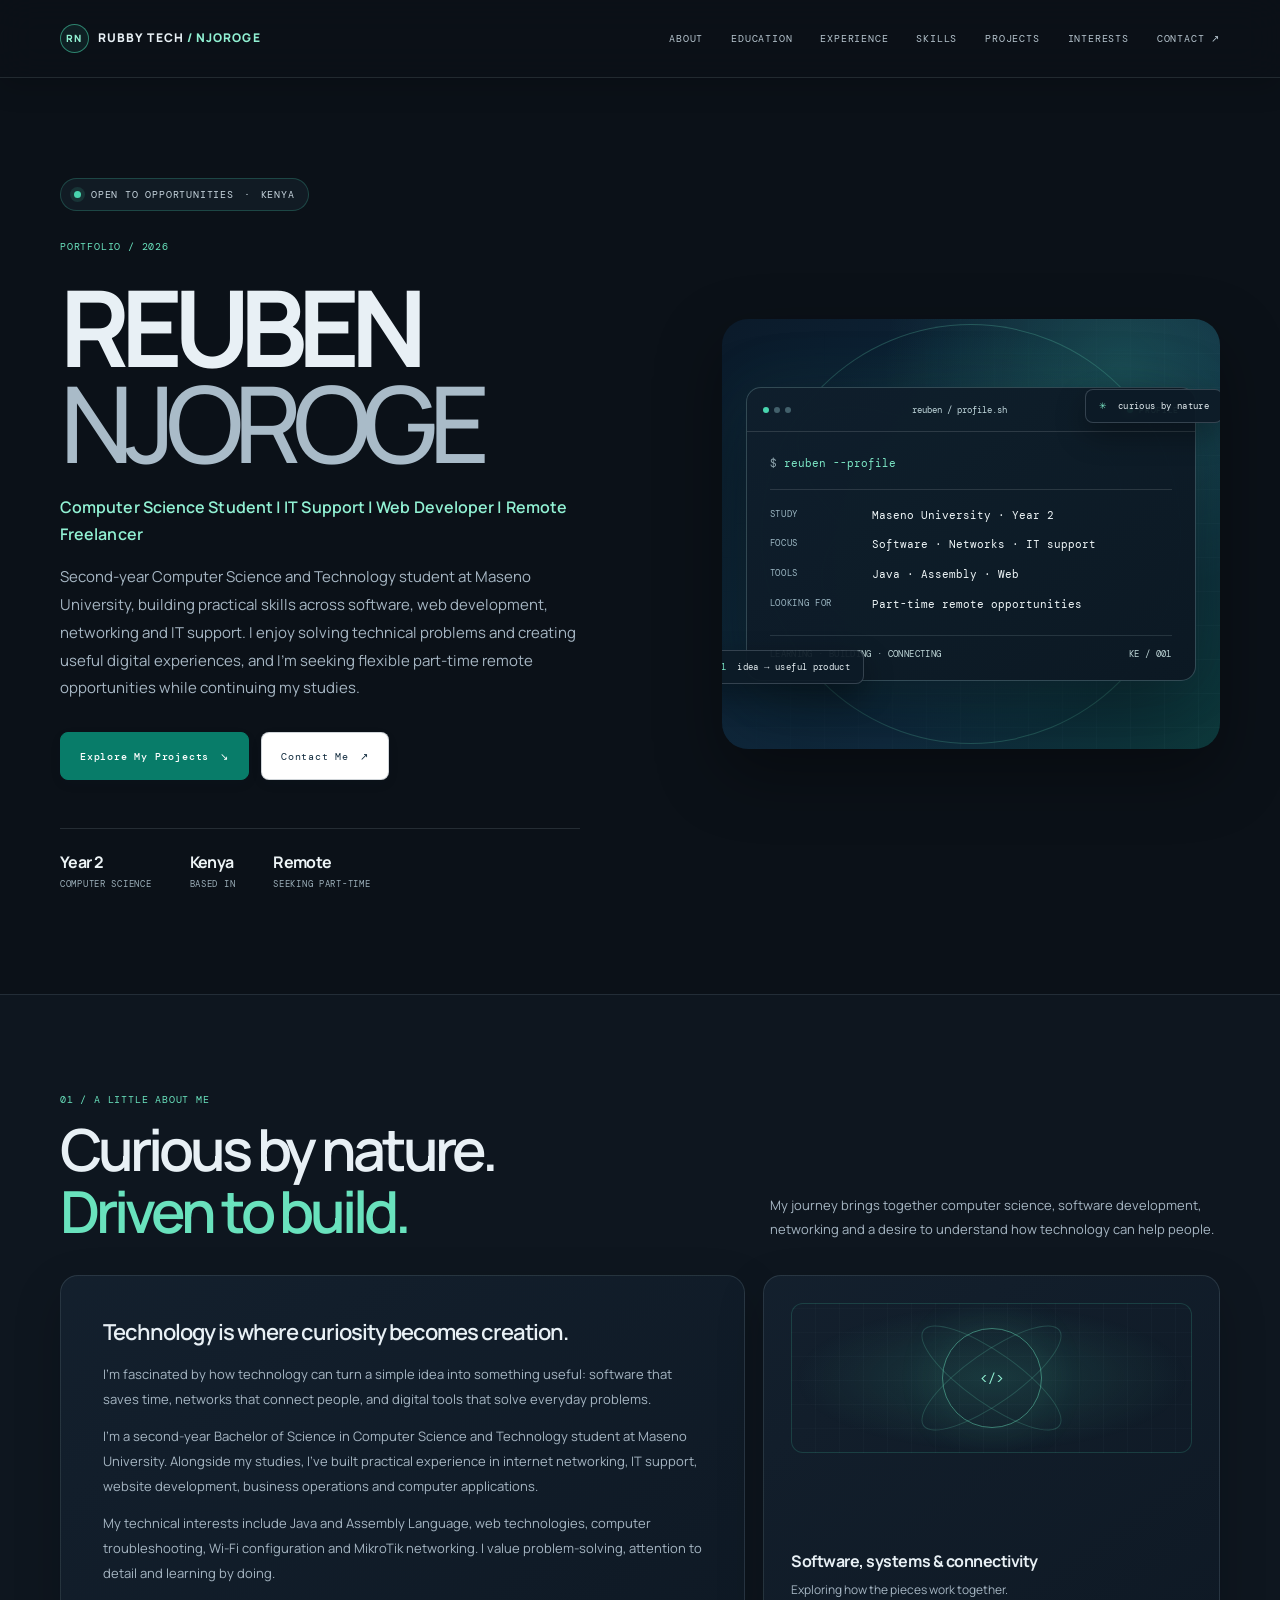
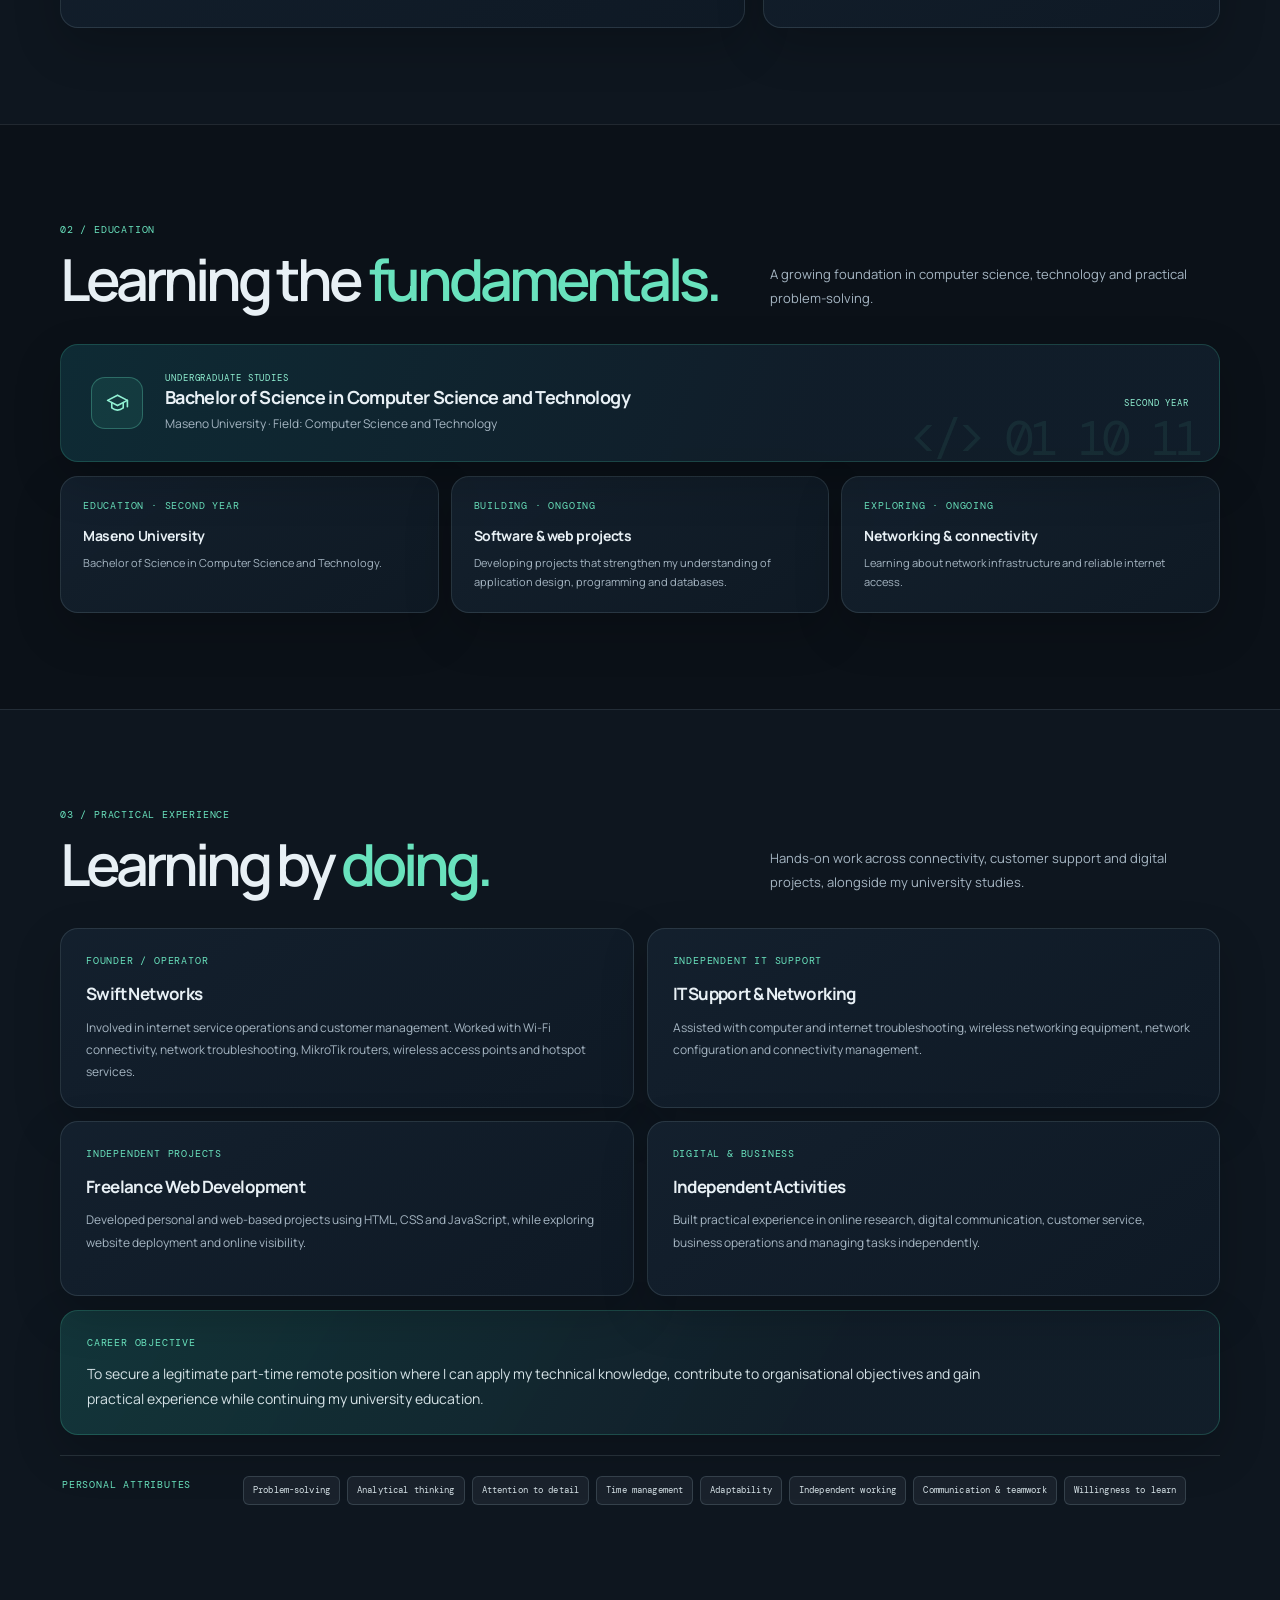
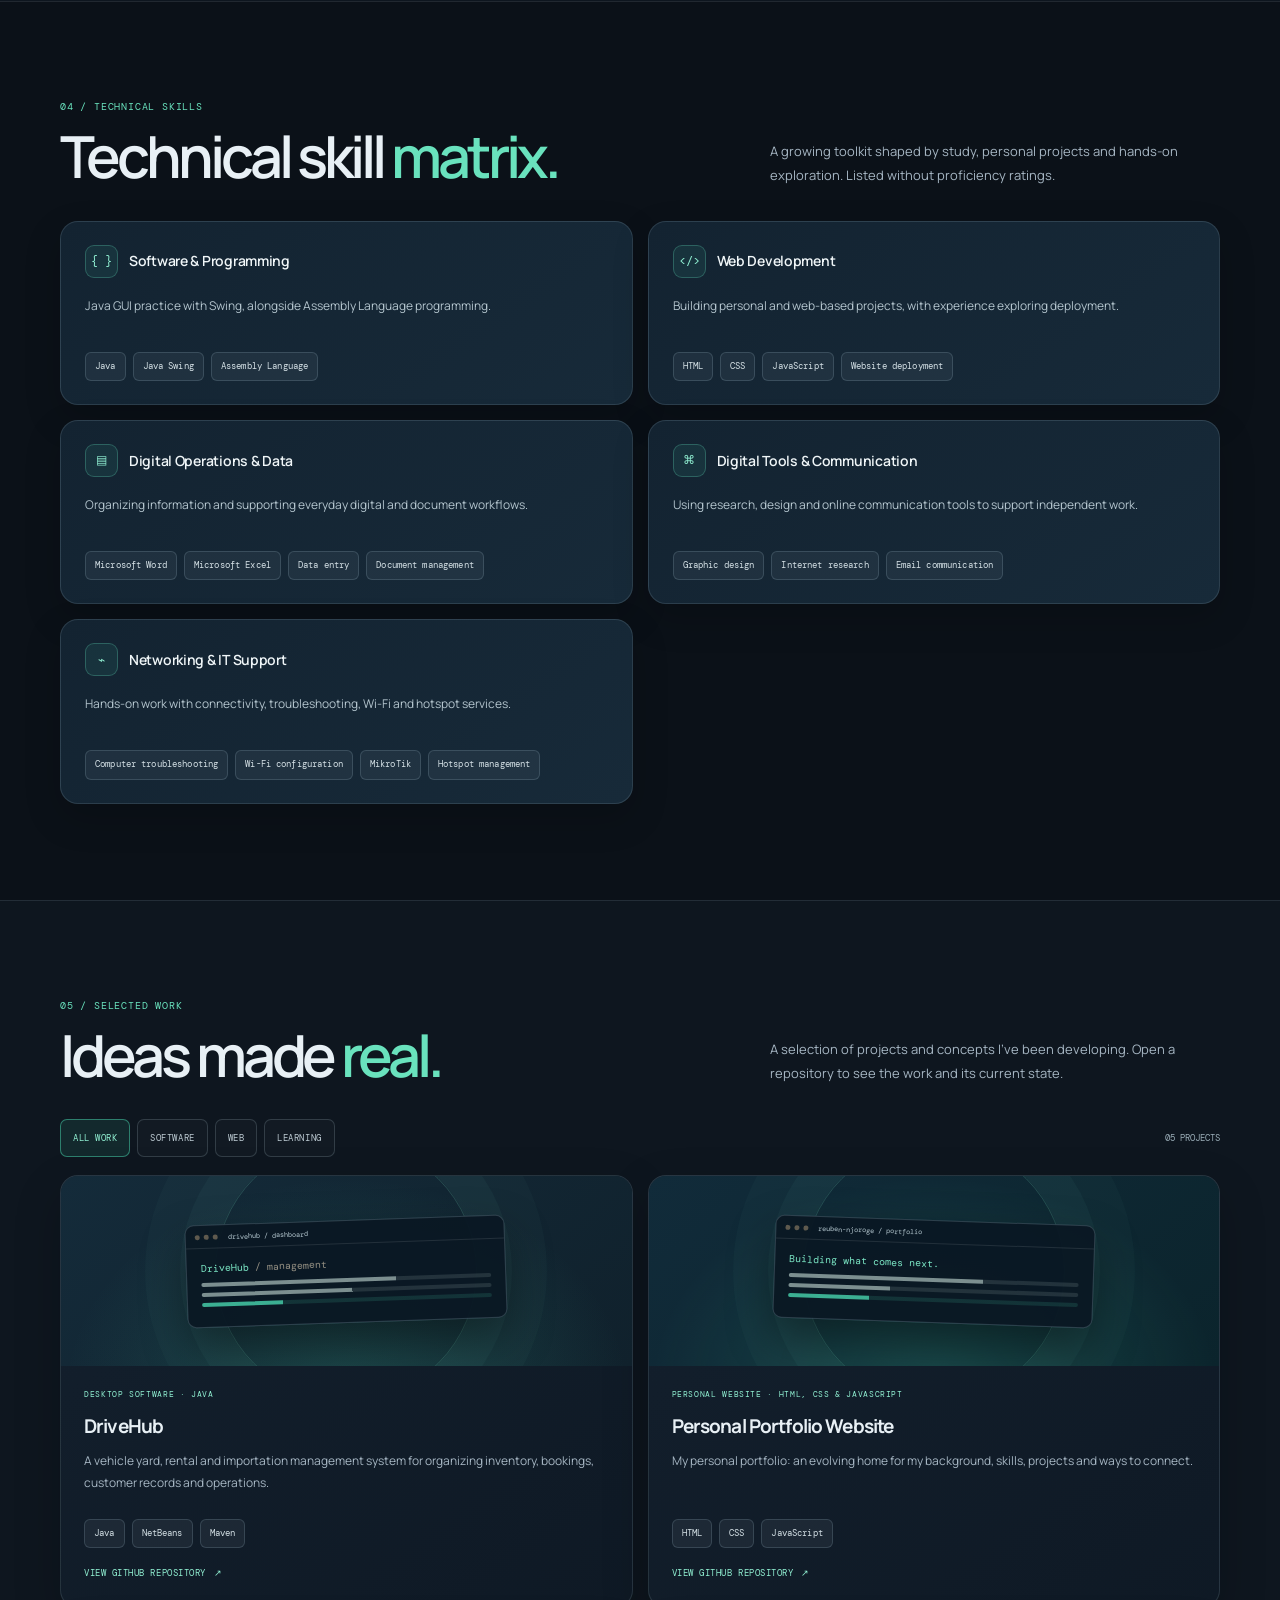
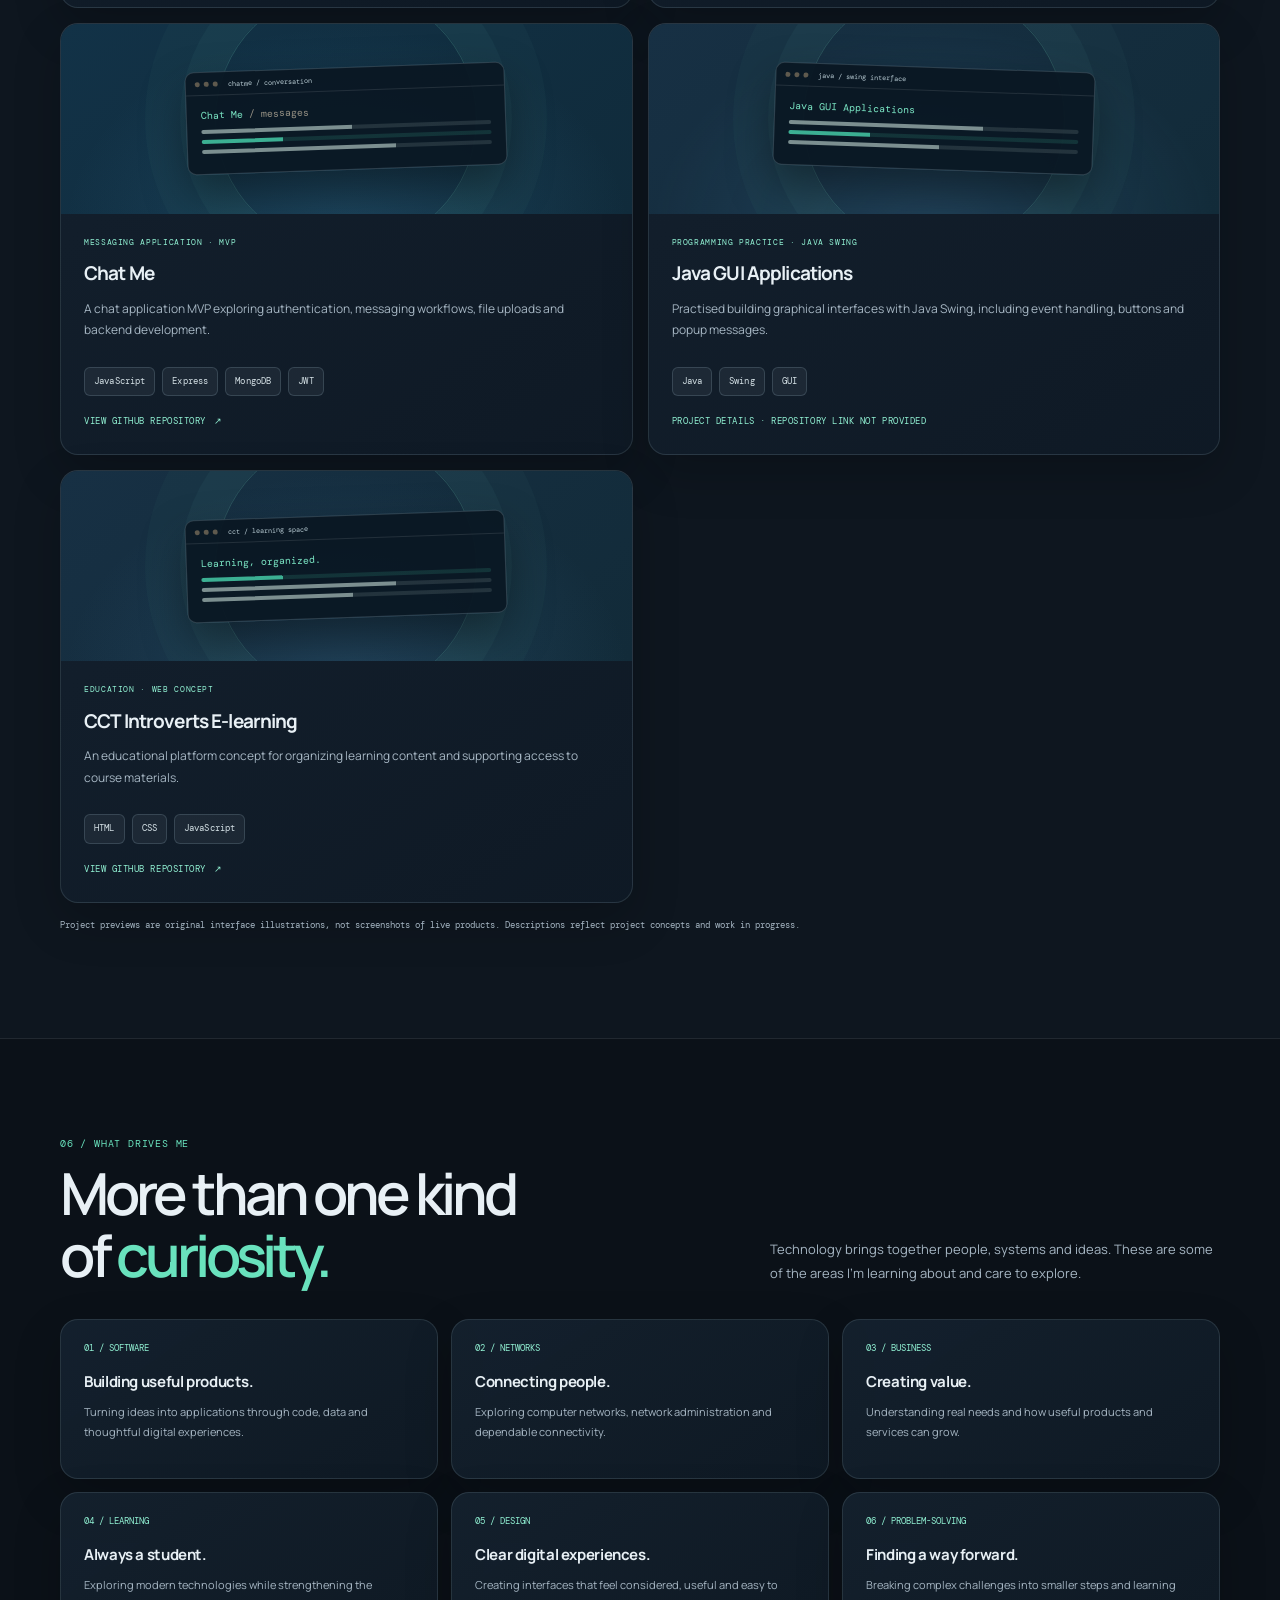
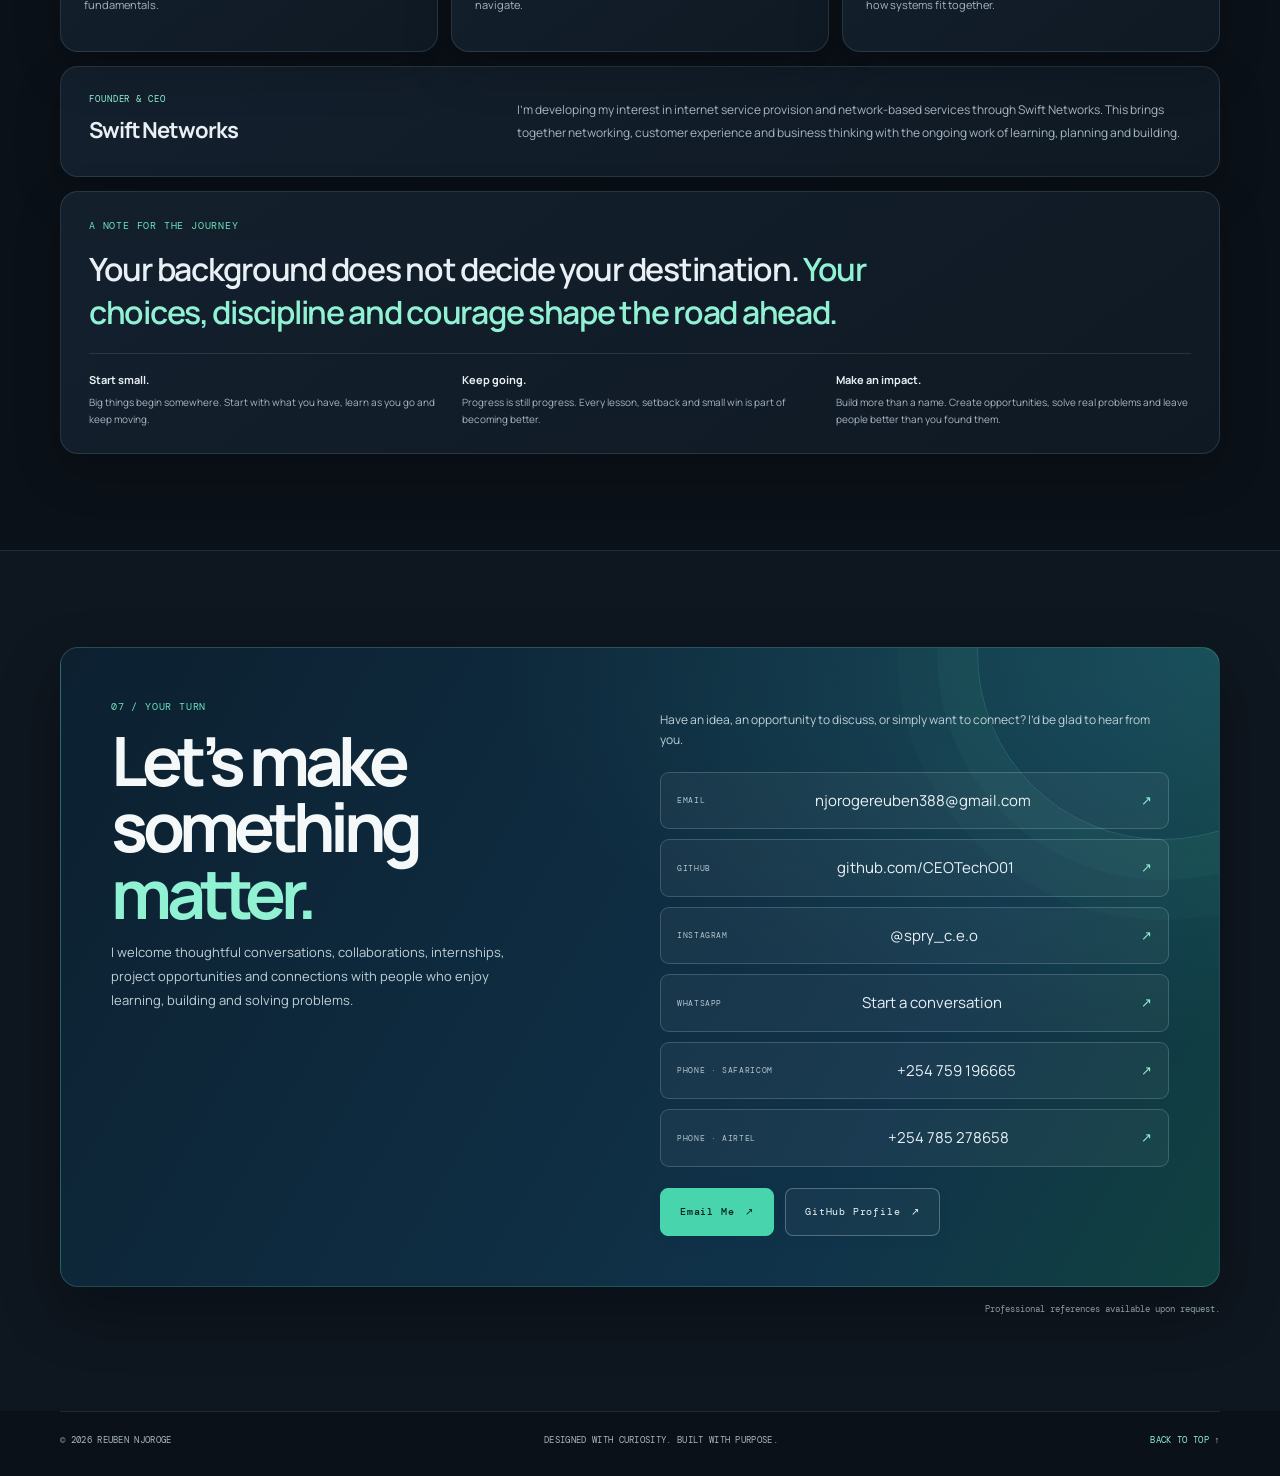
<file: index.html>
<!doctype html>
<html lang="en">
<head>
  <meta charset="utf-8">
  <meta name="viewport" content="width=device-width, initial-scale=1">
  <meta name="theme-color" content="#0b1118">
  <meta name="color-scheme" content="light">
  <meta name="robots" content="index, follow, max-image-preview:large">
  <link rel="canonical" href="https://ceotecho01.github.io/CEOTechO01/">
  <meta name="description" content="Reuben Njoroge is a second-year Computer Science student at Maseno University with practical experience in IT support, networking, and web development. Open to flexible remote opportunities.">
  <meta property="og:type" content="website">
  <meta property="og:site_name" content="Reuben Njoroge Portfolio">
  <meta property="og:title" content="Reuben Njoroge | Computer Science Student, IT Support &amp; Web Developer">
  <meta property="og:description" content="Second-year Computer Science student at Maseno University with practical experience in IT support, networking, and web development. Open to flexible remote opportunities.">
  <meta property="og:url" content="https://ceotecho01.github.io/CEOTechO01/">
  <meta property="og:locale" content="en_KE">
  <meta property="og:image" content="https://ceotecho01.github.io/CEOTechO01/assets/portfolio-preview.png">
  <meta property="og:image:width" content="1200">
  <meta property="og:image:height" content="630">
  <meta property="og:image:alt" content="Clean navy, white, and green portfolio preview for Reuben Njoroge, Computer Science student, IT support practitioner, and web developer.">
  <meta name="twitter:card" content="summary_large_image">
  <meta name="twitter:title" content="Reuben Njoroge | Computer Science Student, IT Support &amp; Web Developer">
  <meta name="twitter:description" content="Second-year Computer Science student at Maseno University with practical experience in IT support, networking, and web development. Open to flexible remote opportunities.">
  <meta name="twitter:image" content="https://ceotecho01.github.io/CEOTechO01/assets/portfolio-preview.png">
  <meta name="twitter:image:alt" content="Clean navy, white, and green portfolio preview for Reuben Njoroge, Computer Science student, IT support practitioner, and web developer.">
  <title>Reuben Njoroge | Computer Science Student, IT Support &amp; Web Developer</title>
  <link rel="preconnect" href="https://fonts.googleapis.com">
  <link rel="preconnect" href="https://fonts.gstatic.com" crossorigin>
  <link href="https://fonts.googleapis.com/css2?family=DM+Mono:wght@400;500&family=Manrope:wght@400;500;600;700;800&display=swap" rel="stylesheet">
  <style>
    :root{color-scheme:dark;--bg:#0f1314;--bg-soft:#151a1b;--panel:#1b2223;--panel-hi:#232b2c;--line:rgba(220,240,237,.12);--line-strong:rgba(220,240,237,.2);--text:#f3f0e8;--muted:#a6a397;--subtle:#747267;--gold:#55d6c2;--gold-bright:#a9f3e8;--gold-wash:rgba(85,214,194,.09);--radius:18px;--serif:Manrope,Inter,Arial,sans-serif;--mono:"DM Mono",monospace;--wrap:1160px}
    *{box-sizing:border-box}html{scroll-behavior:smooth;scroll-padding-top:92px;background:var(--bg)}body{margin:0;background:var(--bg);color:var(--text);font:15px/1.7 var(--serif);overflow-x:hidden;-webkit-font-smoothing:antialiased}body:before{content:"";position:fixed;inset:0;z-index:-1;pointer-events:none;background:radial-gradient(ellipse at 77% 10%,rgba(85,214,194,.075),transparent 34%),radial-gradient(ellipse at 9% 44%,rgba(255,255,255,.025),transparent 30%)}a{color:inherit}.wrap{width:min(var(--wrap),calc(100% - 56px));margin-inline:auto}.mono,.eyebrow,.nav a,.button,.tag,.project-type,.section-index,.micro{font-family:var(--mono);letter-spacing:.08em}.skip-link{position:fixed;z-index:99;top:12px;left:16px;padding:10px 14px;border-radius:8px;background:var(--gold-bright);color:#10201d;transform:translateY(-150%);transition:transform .2s}.skip-link:focus{transform:translateY(0)}
    .site-header{position:sticky;top:0;z-index:20;height:78px;border-bottom:1px solid var(--line);background:rgba(15,19,20,.88);backdrop-filter:blur(18px)}.header-inner{width:min(var(--wrap),calc(100% - 56px));height:100%;margin:auto;display:flex;align-items:center;justify-content:space-between;gap:24px}.brand{text-decoration:none;font-size:12px;font-weight:800;letter-spacing:.09em;white-space:nowrap}.brand-mark{display:inline-grid;place-items:center;width:29px;height:29px;margin-right:9px;border:1px solid rgba(85,214,194,.55);border-radius:50%;color:var(--gold);font-size:10px;vertical-align:middle}.brand span:last-child{color:var(--gold)}.nav{display:flex;align-items:center;gap:clamp(14px,2.2vw,28px)}.nav a{position:relative;color:#bbb8ad;font-size:10px;text-decoration:none;transition:color .2s}.nav a:after{content:"";position:absolute;left:0;right:100%;bottom:-9px;height:1px;background:var(--gold);transition:right .2s}.nav a:hover,.nav a:focus-visible{color:var(--gold-bright)}.nav a:hover:after,.nav a:focus-visible:after{right:0}.menu-toggle{display:none;border:1px solid var(--line-strong);border-radius:8px;padding:10px 12px;background:transparent;color:var(--text);font:10px var(--mono);letter-spacing:.08em;cursor:pointer}
    .hero{min-height:670px;display:grid;grid-template-columns:1.08fr .92fr;align-items:center;gap:clamp(42px,7vw,92px);padding-top:78px;padding-bottom:75px}.hero-copy{position:relative;z-index:1}.availability{display:inline-flex;align-items:center;gap:10px;color:#c6c1b2;font:10px var(--mono);letter-spacing:.08em;text-transform:uppercase}.availability-dot{width:7px;height:7px;border-radius:50%;background:#95ad83;box-shadow:0 0 0 4px rgba(149,173,131,.11)}.eyebrow{font-size:10px;color:var(--gold);text-transform:uppercase}.hero h1{margin:24px 0 14px;font-size:clamp(54px,8.4vw,106px);line-height:.91;letter-spacing:-.087em;font-weight:700}.hero h1 span{display:block;color:#a9a69b;font-weight:500}.hero-title{margin:22px 0 0;color:var(--gold-bright);font-size:clamp(13px,1.5vw,16px);font-weight:600;letter-spacing:.005em}.hero-intro{max-width:530px;margin:15px 0 0;color:#aaa79c;font-size:15px;line-height:1.85}.hero-intro strong{color:#e8e4d9;font-weight:600}.actions{display:flex;flex-wrap:wrap;gap:12px;margin-top:30px}.button{display:inline-flex;align-items:center;justify-content:center;gap:11px;min-height:48px;padding:0 19px;border:1px solid var(--line-strong);border-radius:8px;text-decoration:none;color:var(--text);font-size:10px;transition:transform .2s,border-color .2s,background .2s,color .2s}.button:hover,.button:focus-visible{transform:translateY(-2px);border-color:var(--gold);color:var(--gold-bright)}.button-primary{border-color:var(--gold);background:var(--gold);color:#10201d;font-weight:500}.button-primary:hover,.button-primary:focus-visible{background:var(--gold-bright);color:#10201d}.button svg{width:14px;height:14px}
    .hero-art{position:relative;min-height:430px;display:flex;align-items:center;justify-content:center}.halo{position:absolute;width:min(420px,90%);aspect-ratio:1;border-radius:50%;border:1px solid rgba(85,214,194,.1);background:radial-gradient(circle,rgba(85,214,194,.09),rgba(85,214,194,.018) 45%,transparent 70%)}.halo:before,.halo:after{content:"";position:absolute;inset:12%;border:1px solid rgba(85,214,194,.08);border-radius:50%;transform:rotate(-23deg) scaleY(.52)}.halo:after{inset:2%;transform:rotate(33deg) scaleY(.38)}.editor{position:relative;width:min(100%,430px);padding:0;border:1px solid rgba(231,219,185,.19);border-radius:15px;background:linear-gradient(145deg,rgba(35,43,44,.97),rgba(21,26,27,.97));box-shadow:0 32px 90px rgba(0,0,0,.42),0 0 75px rgba(85,214,194,.07);transform:rotate(1deg)}.editor-top{display:flex;align-items:center;justify-content:space-between;height:44px;padding:0 16px;border-bottom:1px solid var(--line);color:#8d8a7f;font:9px var(--mono)}.window-dots{display:flex;gap:5px}.window-dots i{width:6px;height:6px;border-radius:50%;background:#34524f}.window-dots i:first-child{background:#4db7a8}.editor-body{padding:22px 23px 21px;font:11px/2.15 var(--mono);color:#b5b1a4}.code-line{display:flex;gap:18px;white-space:pre}.line-no{width:13px;text-align:right;color:#626055;user-select:none}.code-muted{color:#78766d}.code-gold{color:#69dfcf}.code-green{color:#a9ba8c}.code-blue{color:#aebbd0}.code-purple{color:#8ba9b4}.editor-foot{display:flex;justify-content:space-between;margin-top:17px;padding-top:12px;border-top:1px solid var(--line);color:#858174;font:9px var(--mono);letter-spacing:.04em}.float-chip{position:absolute;padding:10px 13px;border:1px solid var(--line-strong);border-radius:8px;background:rgba(24,24,21,.88);color:#e1ddcf;font:9px var(--mono);letter-spacing:.04em;box-shadow:0 12px 30px #0005}.float-chip.one{top:70px;right:-3px}.float-chip.two{bottom:65px;left:-20px}.float-chip b{color:var(--gold);font-weight:400}
    .quick-facts{display:flex;gap:38px;max-width:520px;margin-top:48px;padding-top:20px;border-top:1px solid var(--line)}.fact strong{display:block;color:#e7dfca;font-size:16px;letter-spacing:-.04em}.fact span{display:block;margin-top:2px;color:#828074;font:9px var(--mono);letter-spacing:.08em;text-transform:uppercase}
    .section{padding:96px 0;border-top:1px solid var(--line)}.section-heading{display:flex;justify-content:space-between;align-items:flex-end;gap:30px;margin-bottom:34px}.section-index{color:var(--gold);font-size:10px;text-transform:uppercase}.section-title{margin:10px 0 0;font-size:clamp(35px,5vw,58px);line-height:1.06;letter-spacing:-.07em;font-weight:600}.section-title em{color:var(--gold);font-style:normal}.section-lead{max-width:450px;margin:0;color:var(--muted);font-size:13px;line-height:1.85}.about-grid{display:grid;grid-template-columns:1.2fr .8fr;gap:18px}.panel{border:1px solid var(--line);border-radius:var(--radius);background:linear-gradient(145deg,rgba(27,27,24,.92),rgba(21,21,19,.94));box-shadow:0 18px 54px rgba(0,0,0,.13)}.about-copy{padding:clamp(24px,4vw,42px)}.about-copy h3{margin:0 0 14px;font-size:22px;line-height:1.35;letter-spacing:-.045em;font-weight:600}.about-copy p{margin:0 0 13px;color:var(--muted);font-size:13px;line-height:1.9}.about-copy p:last-child{margin-bottom:0}.about-aside{display:flex;flex-direction:column;justify-content:space-between;min-height:310px;padding:27px;overflow:hidden;position:relative}.aside-art{position:relative;min-height:150px;display:grid;place-items:center;overflow:hidden;border:1px solid rgba(85,214,194,.12);border-radius:12px;background:radial-gradient(ellipse at 50% 50%,rgba(85,214,194,.12),transparent 70%),repeating-linear-gradient(0deg,transparent 0 23px,rgba(230,220,190,.035) 24px),repeating-linear-gradient(90deg,transparent 0 23px,rgba(230,220,190,.035) 24px)}.network-orbit{width:100px;height:100px;border:1px solid rgba(85,214,194,.4);border-radius:50%;display:grid;place-items:center;color:var(--gold);font:13px var(--mono);box-shadow:0 0 50px rgba(85,214,194,.1)}.network-orbit:before,.network-orbit:after{content:"";position:absolute;width:165px;height:50px;border:1px solid rgba(85,214,194,.17);border-radius:50%;transform:rotate(35deg)}.network-orbit:after{transform:rotate(-35deg)}.aside-caption{margin-top:20px}.aside-caption strong{display:block;font-size:16px;letter-spacing:-.03em}.aside-caption span{display:block;margin-top:5px;color:var(--muted);font-size:12px}
    .education-card{position:relative;display:grid;grid-template-columns:auto 1fr auto;gap:22px;align-items:center;padding:27px 30px;overflow:hidden}.education-card:after{content:"</> 01 10 11";position:absolute;right:20px;bottom:-9px;color:rgba(85,214,194,.055);font:48px var(--mono);letter-spacing:-.1em;pointer-events:none}.cap-icon{width:52px;height:52px;display:grid;place-items:center;border:1px solid rgba(85,214,194,.24);border-radius:14px;background:var(--gold-wash);color:var(--gold)}.cap-icon svg{width:25px;height:25px}.education-card h3{margin:0;font-size:18px;line-height:1.45;letter-spacing:-.035em}.education-card p{margin:4px 0 0;color:var(--muted);font-size:12px}.education-label{color:var(--gold);font:9px var(--mono);letter-spacing:.1em;text-transform:uppercase}
    .skills-grid{display:grid;grid-template-columns:repeat(3,1fr);gap:13px}.skill-card{padding:24px;min-height:166px;transition:transform .24s,border-color .24s,background .24s}.skill-card:hover{transform:translateY(-4px);border-color:rgba(85,214,194,.35);background:linear-gradient(145deg,#20201c,#1b2223)}.skill-head{display:flex;align-items:center;gap:11px;margin-bottom:17px}.skill-icon{display:grid;place-items:center;width:33px;height:33px;border:1px solid rgba(85,214,194,.18);border-radius:9px;color:var(--gold);font:12px var(--mono)}.skill-head h3{margin:0;font-size:14px;font-weight:600;letter-spacing:-.02em}.tags{display:flex;flex-wrap:wrap;gap:7px}.tag{padding:6px 9px;border:1px solid rgba(236,229,207,.1);border-radius:6px;color:#d1cebf;font-size:9px;letter-spacing:.015em;background:rgba(255,255,255,.018)}
    .project-toolbar{display:flex;justify-content:space-between;align-items:center;gap:20px;margin-bottom:18px}.filters{display:flex;gap:7px;flex-wrap:wrap}.filter{min-height:38px;padding:0 12px;border:1px solid var(--line);border-radius:7px;background:transparent;color:#aaa79c;font:9px var(--mono);letter-spacing:.06em;cursor:pointer;transition:.2s}.filter:hover,.filter:focus-visible,.filter[aria-pressed="true"]{border-color:rgba(85,214,194,.5);background:var(--gold-wash);color:var(--gold-bright)}.project-count{color:#7f7b70;font:9px var(--mono)}.projects-grid{display:grid;grid-template-columns:repeat(2,minmax(0,1fr));gap:15px}.project-card{overflow:hidden;transition:transform .24s,border-color .24s,box-shadow .24s}.project-card:hover{transform:translateY(-4px);border-color:rgba(85,214,194,.32);box-shadow:0 18px 50px #0004}.project-card[hidden]{display:none}.project-visual{height:190px;position:relative;display:grid;place-items:center;overflow:hidden;background:linear-gradient(135deg,#25231e,#171e1f)}.project-visual:before{content:"";position:absolute;width:260px;height:260px;border:1px solid rgba(85,214,194,.14);border-radius:50%;box-shadow:0 0 0 35px rgba(85,214,194,.025),0 0 0 70px rgba(85,214,194,.018)}.project-visual.drive{background:radial-gradient(ellipse at 50% 115%,rgba(155,126,67,.26),transparent 70%),linear-gradient(140deg,#25231d,#171e1f)}.project-visual.chat{background:radial-gradient(ellipse at 50% 110%,rgba(106,115,90,.22),transparent 70%),linear-gradient(140deg,#22231f,#171e1f)}.project-visual.portfolio{background:radial-gradient(ellipse at 50% 110%,rgba(85,214,194,.18),transparent 70%),linear-gradient(140deg,#26231d,#171e1f)}.project-visual.learn{background:radial-gradient(ellipse at 50% 110%,rgba(114,104,137,.2),transparent 70%),linear-gradient(140deg,#222024,#171e1f)}.preview-window{position:relative;z-index:1;width:min(76%,320px);border:1px solid rgba(229,218,189,.19);border-radius:9px;background:rgba(15,15,14,.88);box-shadow:0 20px 45px #0006;transform:rotate(-2deg)}.project-card:nth-child(even) .preview-window{transform:rotate(2deg)}.preview-bar{height:23px;display:flex;align-items:center;gap:4px;padding:0 9px;border-bottom:1px solid rgba(255,255,255,.07);color:#8d8879;font:7px var(--mono)}.preview-bar i{width:5px;height:5px;border-radius:50%;background:#5f5a4e}.preview-content{padding:13px 14px 14px}.preview-title{margin-bottom:8px;color:#69dfcf;font:10px var(--mono)}.preview-line{height:4px;margin:6px 0;border-radius:2px;background:linear-gradient(90deg,rgba(228,220,199,.43) var(--w,67%),rgba(228,220,199,.08) var(--w,67%))}.preview-line.short{--w:35%}.preview-line.mid{--w:52%}.preview-line.gold{background:linear-gradient(90deg,rgba(85,214,194,.65) 28%,rgba(85,214,194,.1) 28%)}.project-info{padding:22px 23px 23px}.project-type{color:var(--gold);font-size:8px;text-transform:uppercase}.project-info h3{margin:8px 0 8px;font-size:19px;letter-spacing:-.045em}.project-info p{min-height:54px;margin:0;color:var(--muted);font-size:12px;line-height:1.8}.project-info .tags{margin-top:15px}.project-link{display:inline-flex;align-items:center;gap:8px;margin-top:19px;color:#e7d19b;text-decoration:none;font:9px var(--mono);letter-spacing:.06em}.project-link:hover{color:#fff}.project-link span{transition:transform .2s}.project-link:hover span{transform:translate(3px,-3px)}.project-note{margin-top:15px;color:#777367;font:9px/1.7 var(--mono)}
    .interests-grid{display:grid;grid-template-columns:repeat(3,1fr);gap:13px}.interest{padding:22px 23px;min-height:160px;transition:border-color .2s,transform .2s}.interest:hover{transform:translateY(-3px);border-color:rgba(85,214,194,.32)}.interest-index{color:var(--gold);font:9px var(--mono)}.interest h3{margin:15px 0 7px;font-size:15px;letter-spacing:-.025em}.interest p{margin:0;color:var(--muted);font-size:11px;line-height:1.8}.swift-card{display:grid;grid-template-columns:.75fr 1.25fr;gap:24px;align-items:center;margin-top:14px;padding:26px 28px}.swift-label{color:var(--gold);font:9px var(--mono);letter-spacing:.1em;text-transform:uppercase}.swift-card h3{margin:7px 0 0;font-size:22px;letter-spacing:-.05em}.swift-card p{margin:0;color:var(--muted);font-size:12px;line-height:1.9}
    .journey-grid{display:grid;grid-template-columns:repeat(3,1fr);gap:12px;margin-top:14px}.journey-card{padding:20px 22px}.journey-card h3{margin:10px 0 5px;font-size:14px;letter-spacing:-.025em}.journey-card p{margin:0;color:var(--muted);font-size:11px;line-height:1.75}.mindset{margin-top:14px;padding:25px 28px}.mindset blockquote{max-width:820px;margin:14px 0 19px;font-size:clamp(20px,3.2vw,32px);line-height:1.35;letter-spacing:-.04em;font-weight:600}.mindset blockquote em{color:var(--gold-bright);font-style:normal}.mindset-notes{display:grid;grid-template-columns:repeat(3,1fr);gap:18px;border-top:1px solid var(--line);padding-top:17px}.mindset-notes strong{display:block;color:#e4dfd1;font-size:11px}.mindset-notes span{display:block;margin-top:4px;color:var(--muted);font-size:10px;line-height:1.7}
    .experience-grid{display:grid;grid-template-columns:repeat(2,minmax(0,1fr));gap:13px}.experience-card{padding:23px 25px;min-height:175px;transition:transform .24s,border-color .24s}.experience-card:hover{transform:translateY(-3px);border-color:rgba(85,214,194,.32)}.experience-card h3{margin:11px 0 8px;font-size:17px;letter-spacing:-.035em}.experience-card p{margin:0;color:var(--muted);font-size:12px;line-height:1.85}.objective-card{margin-top:14px;padding:23px 26px;border-color:rgba(85,214,194,.22);background:linear-gradient(120deg,rgba(85,214,194,.075),rgba(25,25,23,.96) 55%)}.objective-card p{margin:10px 0 0;color:#ddd8ca;font-size:14px;line-height:1.8;max-width:900px}
.attributes-row{display:grid;grid-template-columns:165px 1fr;gap:16px;align-items:start;margin-top:20px;padding:20px 2px 0;border-top:1px solid var(--line)}.references-note{margin:16px 0 0;color:#777367;font:9px var(--mono);text-align:right}
        .contact-panel{position:relative;display:grid;grid-template-columns:1fr 1fr;gap:40px;padding:clamp(24px,5vw,50px);overflow:hidden}.contact-panel:before{content:"";position:absolute;right:-130px;top:-180px;width:370px;height:370px;border:1px solid rgba(85,214,194,.12);border-radius:50%;box-shadow:0 0 0 40px rgba(85,214,194,.025),0 0 0 80px rgba(85,214,194,.018);pointer-events:none}.contact-copy,.contact-details{position:relative;z-index:1}.contact-copy h2{margin:12px 0 13px;font-size:clamp(39px,6vw,68px);letter-spacing:-.08em;line-height:.98}.contact-copy h2 em{color:var(--gold);font-style:normal}.contact-copy>p{max-width:430px;color:var(--muted);font-size:13px;line-height:1.85}.contact-details{align-self:center}.contact-details>p{color:var(--muted);font-size:12px}.contact-list{display:grid;gap:10px;margin-top:21px}.contact-item{display:flex;align-items:center;justify-content:space-between;gap:15px;padding:15px 16px;border:1px solid var(--line);border-radius:9px;text-decoration:none;background:rgba(255,255,255,.02);transition:border-color .2s,background .2s}.contact-item:hover{border-color:rgba(85,214,194,.4);background:var(--gold-wash)}.contact-item span:first-child{color:#8f8c80;font:8px var(--mono);letter-spacing:.08em;text-transform:uppercase}.contact-item span:last-child{color:#e9e3d2;font-size:11px}.contact-item .arrow{color:var(--gold)!important;font:13px var(--mono)!important}.contact-bottom{display:flex;flex-wrap:wrap;gap:11px;margin-top:21px}.footer{display:flex;justify-content:space-between;gap:16px;padding:22px 0 30px;border-top:1px solid var(--line);color:#79766b;font:9px var(--mono);letter-spacing:.035em}.footer a{color:#70cbbb;text-decoration:none}.footer a:hover{color:var(--gold-bright)}
    .reveal{opacity:0;transform:translateY(16px);transition:opacity .65s ease,transform .65s ease}.reveal.visible{opacity:1;transform:none}:focus-visible{outline:2px solid var(--gold);outline-offset:4px;border-radius:3px}::selection{background:var(--gold);color:#10201d}
    @media(max-width:900px){.nav{gap:15px}.nav a{font-size:9px}.hero{gap:35px;min-height:620px}.hero-art{min-height:360px}.float-chip.one{right:-8px}.float-chip.two{left:-6px}.section{padding:78px 0}.skills-grid{grid-template-columns:repeat(2,1fr)}}
    @media(max-width:700px){.attributes-row{grid-template-columns:1fr}.experience-grid{grid-template-columns:1fr}.journey-grid{grid-template-columns:1fr}.mindset-notes{grid-template-columns:1fr;gap:12px}.wrap,.header-inner{width:calc(100% - 36px)}.site-header{height:68px}.menu-toggle{display:block}.nav{display:none;position:absolute;top:67px;left:0;right:0;padding:14px 18px 20px;background:rgba(18,18,16,.98);border-bottom:1px solid var(--line);box-shadow:0 16px 35px #0006;flex-wrap:wrap;gap:5px 20px}.nav.open{display:flex}.nav a{padding:9px 0;font-size:10px}.nav a:after{bottom:3px}.hero{grid-template-columns:1fr;gap:30px;padding-top:61px;padding-bottom:54px;min-height:auto}.hero h1{font-size:clamp(58px,14vw,92px)}.hero-art{min-height:340px;order:2}.editor{width:min(100%,420px)}.float-chip.one{top:23px;right:3px}.float-chip.two{bottom:32px;left:2px}.quick-facts{gap:23px;margin-top:34px}.section{padding:70px 0}.section-heading{display:block}.section-lead{margin-top:14px}.about-grid{grid-template-columns:1fr}.about-aside{min-height:255px}.education-card{grid-template-columns:auto 1fr;gap:14px;padding:22px}.education-label{grid-column:2}.skills-grid{grid-template-columns:repeat(2,minmax(0,1fr))}.project-toolbar{align-items:flex-start;flex-direction:column}.interests-grid{grid-template-columns:repeat(2,1fr)}.swift-card{grid-template-columns:1fr;gap:12px}.contact-panel{grid-template-columns:1fr;gap:18px}.contact-details{width:100%}}
    @media(max-width:480px){.mindset{padding:20px}.wrap,.header-inner{width:calc(100% - 30px)}.brand{font-size:10px}.hero{padding-top:48px}.hero-title{max-width:340px;line-height:1.7}.hero-intro{font-size:13px}.button{min-height:46px;padding:0 14px;font-size:9px}.hero-art{min-height:300px}.editor-body{padding:18px 14px;font-size:9px}.quick-facts{justify-content:space-between;gap:9px}.fact span{font-size:8px;letter-spacing:.03em}.section{padding:58px 0}.section-title{font-size:39px}.skills-grid{grid-template-columns:1fr}.skill-card{min-height:auto;padding:20px}.projects-grid{grid-template-columns:1fr}.project-visual{height:170px}.interests-grid{grid-template-columns:1fr}.interest{min-height:auto}.education-card{padding:18px}.education-card h3{font-size:15px}.contact-panel{padding:23px 19px}.contact-copy h2{font-size:48px}.footer{flex-direction:column;gap:7px}}
    @media(prefers-reduced-motion:reduce){*,*::before,*::after{scroll-behavior:auto!important;animation-duration:.01ms!important;animation-iteration-count:1!important;transition-duration:.01ms!important}.reveal{opacity:1;transform:none}}

    /* OPSWAT Academy-inspired visual refresh: bright, editorial, and technology-led. */
    :root{color-scheme:light;--bg:#f4f7f8;--bg-soft:#eaf0f3;--panel:#fff;--panel-hi:#f6fafb;--line:rgba(10,35,54,.11);--line-strong:rgba(10,35,54,.2);--text:#102a3d;--muted:#536979;--subtle:#71838e;--gold:#0d9c7a;--gold-bright:#26c49b;--gold-wash:rgba(13,156,122,.09);--radius:18px;--wrap:1160px}
    html,body{background:var(--bg);color:var(--text)}
    body:before{background:radial-gradient(ellipse at 82% 6%,rgba(38,196,155,.13),transparent 30%),radial-gradient(ellipse at 3% 28%,rgba(39,120,173,.065),transparent 32%)}
    .site-header{background:rgba(248,251,252,.92);border-color:rgba(10,35,54,.1);box-shadow:0 6px 24px rgba(12,39,58,.035)}
    .brand{color:#102a3d}.brand-mark{background:#102a3d;border-color:#102a3d;color:#fff}.brand span:last-child{color:#078e70}
    .nav a{color:#425d6d}.nav a:hover,.nav a:focus-visible{color:#078e70}.nav a:after{background:#0d9c7a}
    .menu-toggle{color:#102a3d;border-color:rgba(10,35,54,.22)}
    .hero{position:relative;isolation:isolate;min-height:650px;gap:clamp(38px,6vw,78px);padding-top:58px;padding-bottom:62px}
    .hero-copy{padding:42px 0}.availability{padding:9px 13px;border:1px solid rgba(13,156,122,.2);border-radius:999px;background:rgba(255,255,255,.76);color:#355667}.availability-dot{background:#12a881;box-shadow:0 0 0 4px rgba(18,168,129,.13)}
    .eyebrow,.section-index{color:#078e70}.hero h1{color:#102a3d}.hero h1 span{color:#547081}.hero-title{color:#087c69}.hero-intro{color:#536979}.hero-intro strong{color:#102a3d}
    .button{border-color:rgba(16,42,61,.2);color:#102a3d;background:#fff;box-shadow:0 4px 14px rgba(13,43,63,.045)}
    .button:hover,.button:focus-visible{border-color:#0d9c7a;color:#087c69;background:#f4fffb}.button-primary,.button-primary:hover,.button-primary:focus-visible{background:#0d9c7a;border-color:#0d9c7a;color:#fff}.button-primary:hover,.button-primary:focus-visible{background:#087b65;border-color:#087b65}
    .hero-art{overflow:hidden;border-radius:26px;background:radial-gradient(ellipse at 80% 10%,rgba(38,196,155,.24),transparent 43%),linear-gradient(135deg,#0d2940 2%,#123b55 65%,#075c5a);box-shadow:0 25px 60px rgba(16,42,61,.18)}
    .hero-art:before{content:"";position:absolute;inset:0;opacity:.18;background-image:linear-gradient(rgba(255,255,255,.13) 1px,transparent 1px),linear-gradient(90deg,rgba(255,255,255,.13) 1px,transparent 1px);background-size:34px 34px;mask-image:linear-gradient(115deg,transparent 5%,#000 100%)}
    .halo{border-color:rgba(110,244,207,.24);background:radial-gradient(circle,rgba(38,196,155,.18),rgba(38,196,155,.04) 45%,transparent 70%)}.halo:before,.halo:after{border-color:rgba(110,244,207,.15)}
    .editor{background:linear-gradient(145deg,rgba(13,32,47,.97),rgba(18,42,57,.97));border-color:rgba(204,255,239,.23);box-shadow:0 32px 75px rgba(0,0,0,.32),0 0 65px rgba(38,196,155,.13)}
    .editor-top{border-color:rgba(255,255,255,.1);color:#b6c9cf}.window-dots i{background:#2b8279}.window-dots i:first-child{background:#4ed3aa}.editor-body{color:#c2d1d1}.line-no{color:#7e9a9e}.code-muted{color:#86a4aa}.code-gold{color:#69e3c0}.code-green{color:#b7e59d}.code-blue{color:#9fd2f0}.code-purple{color:#80d9d5}.editor-foot{border-color:rgba(255,255,255,.1);color:#abc1c5}
    .float-chip{border-color:rgba(211,255,241,.24);background:rgba(9,31,45,.91);color:#e6f2ef}.float-chip b{color:#63e1ba}
    .quick-facts{border-color:rgba(16,42,61,.12)}.fact strong{color:#102a3d}.fact span{color:#71838e}
    .section{border-color:rgba(10,35,54,.1)}.section:nth-of-type(even){background:rgba(232,240,243,.48)}
    .section-title{color:#102a3d}.section-title em{color:#078e70}.section-lead{color:#536979}
    .panel{border-color:rgba(10,35,54,.1);background:linear-gradient(145deg,#fff,#fafdfe);box-shadow:0 14px 40px rgba(15,47,68,.055)}
    .about-copy h3,.aside-caption strong,.education-card h3,.skill-head h3,.project-info h3,.journey-card h3,.experience-card h3,.interest h3,.swift-card h3{color:#102a3d}
    .about-copy p,.education-card p,.journey-card p,.experience-card p,.interest p,.swift-card p{color:#536979}
    .aside-art{border-color:rgba(13,156,122,.2);background:radial-gradient(ellipse at 50% 50%,rgba(38,196,155,.16),transparent 70%),repeating-linear-gradient(0deg,transparent 0 23px,rgba(16,42,61,.045) 24px),repeating-linear-gradient(90deg,transparent 0 23px,rgba(16,42,61,.045) 24px)}
    .network-orbit{border-color:rgba(13,156,122,.5);color:#078e70;box-shadow:0 0 50px rgba(13,156,122,.14)}.network-orbit:before,.network-orbit:after{border-color:rgba(13,156,122,.22)}
    .education-card{border-color:rgba(13,156,122,.15);background:linear-gradient(110deg,#eaf8f3,#fff 60%)}.education-card:after{color:rgba(13,156,122,.075)}.cap-icon{border-color:rgba(13,156,122,.22);background:#def5ed;color:#078e70}.education-label{color:#078e70}
    .skill-card:hover{border-color:rgba(13,156,122,.3);background:linear-gradient(145deg,#fff,#f1fbf7)}.skill-icon{border-color:rgba(13,156,122,.18);background:#effaf6;color:#078e70}.tag{border-color:rgba(16,42,61,.1);background:#f2f6f7;color:#315061}
    .filter{border-color:rgba(16,42,61,.13);color:#536979}.filter:hover,.filter:focus-visible,.filter[aria-pressed="true"]{border-color:rgba(13,156,122,.45);background:#e8f8f2;color:#087c69}
    .project-card:hover{border-color:rgba(13,156,122,.3);box-shadow:0 18px 50px rgba(13,43,63,.1)}.project-visual{background:linear-gradient(135deg,#12344b,#0b5260)}.project-visual.drive{background:radial-gradient(ellipse at 50% 115%,rgba(38,196,155,.35),transparent 70%),linear-gradient(140deg,#10314a,#0d4b58)}.project-visual.chat{background:radial-gradient(ellipse at 50% 110%,rgba(68,170,198,.3),transparent 70%),linear-gradient(140deg,#133c54,#104e5a)}.project-visual.portfolio{background:radial-gradient(ellipse at 50% 110%,rgba(38,196,155,.28),transparent 70%),linear-gradient(140deg,#12344b,#0b5260)}.project-visual.learn{background:radial-gradient(ellipse at 50% 110%,rgba(84,151,205,.28),transparent 70%),linear-gradient(140deg,#17344a,#174d5b)}.project-visual:before{border-color:rgba(139,245,211,.17);box-shadow:0 0 0 35px rgba(139,245,211,.035),0 0 0 70px rgba(139,245,211,.025)}
    .preview-window{border-color:rgba(211,255,241,.22);background:rgba(11,31,46,.93)}.preview-bar{border-color:rgba(255,255,255,.1);color:#bad1d2}.preview-title{color:#70e1bd}.preview-line{background:linear-gradient(90deg,rgba(217,240,232,.58) var(--w,67%),rgba(217,240,232,.12) var(--w,67%))}.preview-line.gold{background:linear-gradient(90deg,rgba(38,196,155,.82) 28%,rgba(38,196,155,.16) 28%)}.project-type{color:#078e70}.project-info p{color:#536979}.project-link{color:#078e70}.project-link:hover{color:#075e50}.project-note{color:#71838e}
    .interest:hover,.experience-card:hover{border-color:rgba(13,156,122,.26)}.interest-index{color:#078e70}.swift-label{color:#078e70}.objective-card{border-color:rgba(13,156,122,.17);background:linear-gradient(120deg,#e6f7f0,#fff 65%)}.objective-card p{color:#315061}.attributes-row{border-color:rgba(10,35,54,.1)}.references-note{color:#71838e}
    .mindset blockquote{color:#102a3d}.mindset blockquote em{color:#078e70}.mindset-notes{border-color:rgba(10,35,54,.1)}.mindset-notes strong{color:#102a3d}.mindset-notes span{color:#536979}
    .contact-panel{background:radial-gradient(ellipse at 100% 0%,rgba(38,196,155,.23),transparent 43%),linear-gradient(120deg,#102a3d,#153c55 72%,#0c514f);border-color:rgba(16,42,61,.22);box-shadow:0 22px 55px rgba(16,42,61,.15)}.contact-panel:before{border-color:rgba(120,240,205,.2);box-shadow:0 0 0 40px rgba(120,240,205,.035),0 0 0 80px rgba(120,240,205,.025)}.contact-copy h2{color:#fff}.contact-copy h2 em{color:#64e0b6}.contact-copy>p,.contact-details>p{color:#c3d5d8}.contact-list{position:relative}.contact-item{border-color:rgba(220,244,240,.19);background:rgba(255,255,255,.055)}.contact-item:hover{border-color:rgba(112,235,195,.52);background:rgba(38,196,155,.12)}.contact-item span:first-child{color:#b2c6c9}.contact-item span:last-child{color:#f2faf7}.contact-item .arrow{color:#70e7bd!important}.contact-panel .button{background:transparent;color:#eff8f5;border-color:rgba(235,250,246,.32)}.contact-panel .button-primary,.contact-panel .button-primary:hover,.contact-panel .button-primary:focus-visible{background:#25bd91;border-color:#25bd91;color:#082b2d}.contact-panel .button:hover{border-color:#70e7bd;color:#70e7bd}.contact-panel .button-primary:hover{background:#62e1b7;color:#082b2d}
    .footer{border-color:rgba(10,35,54,.1);color:#71838e}.footer a{color:#078e70}.footer a:hover{color:#075e50}
    .skip-link{background:#0d9c7a;color:#fff}.reveal{transition:opacity .55s ease,transform .55s ease}:focus-visible{outline-color:#078e70}::selection{background:#b9f1dc;color:#102a3d}
    @media(max-width:700px){.hero{padding-top:42px}.hero-copy{padding:20px 0 0}.hero-art{min-height:340px}.nav{background:rgba(248,251,252,.98);border-color:rgba(10,35,54,.12);box-shadow:0 16px 35px rgba(13,43,63,.12)}.nav a{color:#425d6d}}
    @media(max-width:480px){.hero{padding-top:30px}.hero-art{border-radius:20px}.editor{max-width:calc(100% - 20px)}.float-chip{font-size:8px}.section:nth-of-type(even){background:rgba(232,240,243,.55)}}


    /* Accessibility refinements: stronger small-text contrast and visible keyboard focus. */
    .brand span:last-child,.nav a:hover,.nav a:focus-visible,.eyebrow,.section-index,
    .section-title em,.network-orbit,.education-label,.cap-icon,.skill-icon,
    .filter:hover,.filter:focus-visible,.filter[aria-pressed="true"],.project-type,
    .project-link,.project-link:hover,.interest-index,.swift-label,.footer a,.footer a:hover,
    :focus-visible{color:#075e50}
    .fact span,.project-note,.references-note,.footer{color:#536979}
    .button-primary,.button-primary:hover,.button-primary:focus-visible,
    .skip-link{background:#087c69;border-color:#087c69;color:#fff}
    .button-primary:hover,.button-primary:focus-visible{background:#075e50;border-color:#075e50;color:#fff}
    .skip-link:focus{background:#087c69;color:#fff}
    .contact-panel a:focus-visible{outline-color:#fff}
    @media(prefers-reduced-motion:reduce){html{scroll-behavior:auto!important}}

    /* Consistent, high-contrast keyboard focus for every interactive control. */
    :where(a[href],button:not(:disabled),input:not(:disabled),select:not(:disabled),textarea:not(:disabled),summary,[role="button"],[tabindex]:not([tabindex="-1"])):focus-visible{
      outline:3px solid #075e50!important;
      outline-offset:3px!important;
      box-shadow:0 0 0 2px #fff!important;
      border-radius:4px;
      position:relative;
      z-index:5;
    }
    .contact-panel :where(a[href],button:not(:disabled),input:not(:disabled),select:not(:disabled),textarea:not(:disabled),summary,[role="button"],[tabindex]:not([tabindex="-1"])):focus-visible{
      outline-color:#fff!important;
      box-shadow:0 0 0 2px #075e50!important;
    }
    .project-card:focus-within{outline:3px solid #075e50;outline-offset:3px;box-shadow:0 0 0 2px #fff,0 0 0 5px #075e50}
  
  
    /* Blended technical-console details and evidence-based skill summaries */
    .profile-terminal{width:min(100%,450px);transform:rotate(0);background:linear-gradient(145deg,rgba(11,35,53,.98),rgba(17,49,67,.98));border-color:rgba(172,237,225,.28);box-shadow:0 28px 75px rgba(3,20,32,.32),0 0 60px rgba(14,165,137,.12)}
    .profile-terminal .editor-top{color:#c1d8dd;border-color:rgba(255,255,255,.13)}
    .terminal-status{display:inline-flex;align-items:center;gap:6px;color:#a6f0d4;font-size:8px;letter-spacing:.08em}
    .terminal-status i{width:6px;height:6px;border-radius:50%;background:#4de0ab;box-shadow:0 0 9px rgba(77,224,171,.7)}
    .profile-body{padding:20px clamp(16px,3vw,23px)}
    .profile-command{padding-bottom:13px;border-bottom:1px solid rgba(255,255,255,.12);color:#e8f5f4}
    .profile-readout{display:grid;gap:12px;padding:17px 0 5px}
    .profile-row{display:grid;grid-template-columns:92px minmax(0,1fr);gap:10px;align-items:start;line-height:1.6}
    .profile-key{color:#8eb6c0;font:9px/1.6 var(--mono);letter-spacing:.07em}
    .profile-value{color:#f0f7f4;font-size:11px;line-height:1.6}
    .profile-terminal .editor-foot{color:#c0d8d9}
    .skills-grid{grid-template-columns:repeat(2,minmax(0,1fr));gap:15px}
    .skills-grid .skill-card{min-height:0;padding:23px 24px;border-color:rgba(22,76,99,.65);background:linear-gradient(145deg,#102f45,#153b52);box-shadow:0 14px 34px rgba(13,43,63,.12);color:#eef7f8}
    .skills-grid .skill-card:hover{border-color:rgba(38,196,155,.65);background:linear-gradient(145deg,#123950,#16495a);box-shadow:0 18px 40px rgba(13,43,63,.18)}
    .skills-grid .skill-head h3{color:#f3f8f7}
    .skills-grid .skill-icon{border-color:rgba(99,224,190,.34);background:rgba(21,150,127,.17);color:#8ce8cb}
    .skill-summary{min-height:42px;margin:0 0 15px;color:#c3d7dc;font-size:12px;line-height:1.75}
    .skills-grid .tag{border-color:rgba(220,244,245,.18);background:rgba(241,251,251,.08);color:#e1eeee}
    @media(max-width:700px){.profile-row{grid-template-columns:84px minmax(0,1fr);gap:8px}.profile-value{font-size:10px}.skills-grid{grid-template-columns:1fr}.skill-summary{min-height:0}}
  
    /* Full-page dark technical blend: the supplied terminal reference meets the existing portfolio. */
    :root{color-scheme:dark;--bg:#0b1118;--bg-soft:#111a23;--panel:#131e29;--panel-hi:#1b2936;--line:rgba(207,226,239,.12);--line-strong:rgba(207,226,239,.22);--text:#e8f0f5;--muted:#a6b6c3;--subtle:#8193a0;--gold:#48d5ae;--gold-bright:#91f1d3;--gold-wash:rgba(72,213,174,.1)}
    html,body{background:#0b1118;color:#e8f0f5}
    body:before{background:radial-gradient(ellipse at 78% 8%,rgba(27,139,180,.16),transparent 33%),radial-gradient(ellipse at 14% 34%,rgba(55,208,165,.08),transparent 31%),radial-gradient(circle,rgba(137,206,255,.035) 1px,transparent 1px);background-size:auto,auto,26px 26px}
    .site-header{background:rgba(11,17,24,.91);border-color:rgba(207,226,239,.12);box-shadow:0 8px 28px rgba(0,0,0,.18)}
    .brand{color:#e8f0f5}.brand-mark{background:rgba(72,213,174,.08);border-color:rgba(72,213,174,.55);color:#91f1d3}.brand span:last-child{color:#91f1d3}
    .nav a{color:#b6c4ce}.nav a:hover,.nav a:focus-visible{color:#91f1d3}.nav a:after{background:#48d5ae}
    .menu-toggle{color:#e8f0f5;border-color:rgba(207,226,239,.24);background:rgba(255,255,255,.025)}
    .availability{border:1px solid rgba(72,213,174,.24);border-radius:999px;background:rgba(19,30,41,.8);padding:9px 13px;color:#c6d4dd}.availability-dot{background:#48d5ae;box-shadow:0 0 0 4px rgba(72,213,174,.13)}
    .eyebrow,.section-index{color:#69e2bd}.hero h1,.section-title{color:#e8f0f5}.hero h1 span{color:#a9bbc8}.hero-title{color:#91f1d3}.hero-intro,.section-lead{color:#a6b6c3}.hero-intro strong{color:#eff6f8}
    .hero-art{background:radial-gradient(ellipse at 80% 12%,rgba(72,213,174,.2),transparent 42%),linear-gradient(135deg,#0b1b2b 2%,#102b40 63%,#0d3a3c);box-shadow:0 25px 65px rgba(0,0,0,.35)}
    .hero-art:before{opacity:.28;background-image:linear-gradient(rgba(174,225,237,.12) 1px,transparent 1px),linear-gradient(90deg,rgba(174,225,237,.12) 1px,transparent 1px)}
    .halo{border-color:rgba(105,226,189,.24);background:radial-gradient(circle,rgba(72,213,174,.16),rgba(72,213,174,.035) 48%,transparent 72%)}.halo:before,.halo:after{border-color:rgba(105,226,189,.16)}
    .editor,.profile-terminal{background:linear-gradient(145deg,rgba(15,31,44,.98),rgba(12,24,35,.98));border-color:rgba(169,220,226,.24);box-shadow:0 32px 80px rgba(0,0,0,.44),0 0 65px rgba(47,181,170,.1)}
    .editor-top{border-color:rgba(207,226,239,.13);color:#b0c3cd}.window-dots i{background:#42606b}.window-dots i:first-child{background:#48d5ae}.editor-body{color:#c5d4db}.line-no{color:#78909c}.code-muted{color:#90a6af}.code-gold,.preview-title{color:#7ce8c6}.code-green{color:#bfeb9e}.code-blue{color:#a9d5f4}.code-purple{color:#8cddd8}.editor-foot{border-color:rgba(207,226,239,.13);color:#adc0c8}.profile-key{color:#9bb6c2}.profile-value{color:#eff6f8}.terminal-status{color:#a6f0d4}
    .float-chip{border-color:rgba(207,226,239,.2);background:rgba(13,27,39,.94);color:#e4edf1}.float-chip b{color:#7ce8c6}
    .quick-facts{border-color:rgba(207,226,239,.13)}.fact strong{color:#edf4f6}.fact span{color:#9cafb9}
    .section{border-color:rgba(207,226,239,.11)}.section:nth-of-type(even){background:rgba(17,28,39,.48)}.section-title em{color:#69e2bd}
    .panel{border-color:rgba(191,220,233,.13);background:linear-gradient(145deg,rgba(20,33,46,.96),rgba(15,26,37,.97));box-shadow:0 18px 48px rgba(0,0,0,.2)}
    .about-copy h3,.aside-caption strong,.education-card h3,.skill-head h3,.project-info h3,.journey-card h3,.experience-card h3,.interest h3,.swift-card h3{color:#e8f0f5}
    .about-copy p,.education-card p,.journey-card p,.experience-card p,.interest p,.swift-card p{color:#a6b6c3}
    .aside-art{border-color:rgba(72,213,174,.19);background:radial-gradient(ellipse at 50% 50%,rgba(72,213,174,.15),transparent 70%),repeating-linear-gradient(0deg,transparent 0 23px,rgba(186,220,235,.045) 24px),repeating-linear-gradient(90deg,transparent 0 23px,rgba(186,220,235,.045) 24px)}.network-orbit{border-color:rgba(105,226,189,.48);color:#91f1d3;box-shadow:0 0 50px rgba(72,213,174,.12)}.network-orbit:before,.network-orbit:after{border-color:rgba(105,226,189,.2)}
    .education-card{border-color:rgba(72,213,174,.2);background:linear-gradient(110deg,rgba(15,45,54,.95),rgba(17,30,42,.96) 65%)}.education-card:after{color:rgba(105,226,189,.08)}.cap-icon{border-color:rgba(105,226,189,.3);background:rgba(72,213,174,.1);color:#91f1d3}.education-label{color:#91f1d3}
    .skills-grid .skill-card,.skill-card{border-color:rgba(191,220,233,.14);background:linear-gradient(145deg,#132331,#172a39);color:#e8f0f5;box-shadow:0 14px 36px rgba(0,0,0,.18)}.skills-grid .skill-card:hover,.skill-card:hover{border-color:rgba(72,213,174,.42);background:linear-gradient(145deg,#162b3a,#193644);box-shadow:0 18px 42px rgba(0,0,0,.26)}.skills-grid .skill-head h3{color:#f0f6f8}.skill-icon,.skills-grid .skill-icon{border-color:rgba(105,226,189,.27);background:rgba(72,213,174,.09);color:#91f1d3}.skill-summary{color:#b4c5ce}.tag,.skills-grid .tag{border-color:rgba(191,220,233,.16);background:rgba(219,239,246,.06);color:#d5e1e6}
    .filter{border-color:rgba(191,220,233,.18);color:#bdcbd3;background:rgba(255,255,255,.02)}.filter:hover,.filter:focus-visible,.filter[aria-pressed="true"]{border-color:rgba(72,213,174,.5);background:rgba(72,213,174,.1);color:#91f1d3}.project-count{color:#9aadb7}
    .project-card:hover{border-color:rgba(72,213,174,.4);box-shadow:0 20px 50px rgba(0,0,0,.32)}.project-visual,.project-visual.drive,.project-visual.chat,.project-visual.portfolio,.project-visual.learn{background:radial-gradient(ellipse at 50% 110%,rgba(38,170,174,.2),transparent 70%),linear-gradient(140deg,#102b40,#0c202d)}.project-visual.drive{background:radial-gradient(ellipse at 50% 115%,rgba(72,213,174,.2),transparent 70%),linear-gradient(140deg,#142b3a,#10212c)}.project-visual.chat{background:radial-gradient(ellipse at 50% 110%,rgba(76,160,209,.2),transparent 70%),linear-gradient(140deg,#123247,#102b3b)}.project-visual.portfolio{background:radial-gradient(ellipse at 50% 110%,rgba(72,213,174,.2),transparent 70%),linear-gradient(140deg,#112b3a,#0b242c)}.project-visual.learn{background:radial-gradient(ellipse at 50% 110%,rgba(84,151,205,.2),transparent 70%),linear-gradient(140deg,#173044,#122b39)}.project-visual:before{border-color:rgba(139,245,211,.17);box-shadow:0 0 0 35px rgba(139,245,211,.035),0 0 0 70px rgba(139,245,211,.025)}
    .preview-window{border-color:rgba(191,220,233,.2);background:rgba(10,24,35,.95)}.preview-bar{border-color:rgba(255,255,255,.1);color:#b8cbd3}.preview-line{background:linear-gradient(90deg,rgba(217,240,232,.55) var(--w,67%),rgba(217,240,232,.12) var(--w,67%))}.preview-line.gold{background:linear-gradient(90deg,rgba(72,213,174,.8) 28%,rgba(72,213,174,.14) 28%)}.project-type,.project-link{color:#91f1d3}.project-link:hover{color:#fff}.project-info p,.project-note{color:#a6b6c3}
    .interest-index,.swift-label{color:#91f1d3}.interest:hover,.experience-card:hover{border-color:rgba(72,213,174,.36)}.objective-card{border-color:rgba(72,213,174,.22);background:linear-gradient(120deg,rgba(20,61,64,.82),rgba(18,31,42,.96) 65%)}.objective-card p{color:#d5e2e6}.attributes-row,.mindset-notes{border-color:rgba(207,226,239,.12)}.mindset blockquote{color:#e8f0f5}.mindset blockquote em{color:#91f1d3}.mindset-notes strong{color:#e8f0f5}.mindset-notes span,.references-note{color:#a6b6c3}
    .contact-panel{background:radial-gradient(ellipse at 100% 0%,rgba(72,213,174,.17),transparent 44%),linear-gradient(120deg,#0c2030,#10334a 72%,#10413f);border-color:rgba(124,232,198,.2);box-shadow:0 24px 60px rgba(0,0,0,.3)}.contact-panel:before{border-color:rgba(124,232,198,.18);box-shadow:0 0 0 40px rgba(124,232,198,.03),0 0 0 80px rgba(124,232,198,.02)}.contact-copy h2{color:#f4f8f9}.contact-copy h2 em{color:#91f1d3}.contact-copy>p,.contact-details>p{color:#c0d0d8}.contact-item{border-color:rgba(207,226,239,.2);background:rgba(255,255,255,.045)}.contact-item:hover{border-color:rgba(124,232,198,.5);background:rgba(72,213,174,.1)}.contact-item span:first-child{color:#b2c4cd}.contact-item span:last-child{color:#f0f6f8}.contact-item .arrow{color:#91f1d3!important}.contact-panel .button{background:rgba(255,255,255,.03);color:#eff7f6;border-color:rgba(235,250,246,.28)}.contact-panel .button-primary,.contact-panel .button-primary:hover,.contact-panel .button-primary:focus-visible{background:#48d5ae;border-color:#48d5ae;color:#06241f}.contact-panel .button:hover{border-color:#91f1d3;color:#91f1d3}.contact-panel .button-primary:hover{background:#91f1d3;color:#06241f}
    .footer{border-color:rgba(207,226,239,.12);color:#a6b6c3}.footer a{color:#91f1d3}.footer a:hover{color:#fff}.skip-link{background:#48d5ae;color:#06241f}
    :where(a[href],button:not(:disabled),input:not(:disabled),select:not(:disabled),textarea:not(:disabled),summary,[role="button"],[tabindex]:not([tabindex="-1"])):focus-visible{outline:3px solid #91f1d3!important;outline-offset:4px!important;box-shadow:0 0 0 2px #0b1118!important;border-radius:4px;position:relative;z-index:5}
    .contact-panel :where(a[href],button:not(:disabled),input:not(:disabled),select:not(:disabled),textarea:not(:disabled),summary,[role="button"],[tabindex]:not([tabindex="-1"])):focus-visible{outline-color:#fff!important;box-shadow:0 0 0 2px #0b1118!important}.project-card:focus-within{outline:3px solid #91f1d3;outline-offset:3px;box-shadow:0 0 0 2px #0b1118,0 0 0 5px #91f1d3}
    @media(max-width:700px){.nav{background:rgba(11,17,24,.98);border-color:rgba(207,226,239,.14);box-shadow:0 16px 35px rgba(0,0,0,.35)}.nav a{color:#bdcbd3}}

  </style>
  <script type="application/ld+json">
  {
    "@context": "https://schema.org",
    "@graph": [
      {
        "@type": "WebSite",
        "@id": "https://ceotecho01.github.io/CEOTechO01/#website",
        "url": "https://ceotecho01.github.io/CEOTechO01/",
        "name": "Reuben Njoroge Portfolio",
        "inLanguage": "en-KE",
        "publisher": {"@id": "https://ceotecho01.github.io/CEOTechO01/#person"}
      },
      {
        "@type": "WebPage",
        "@id": "https://ceotecho01.github.io/CEOTechO01/#webpage",
        "url": "https://ceotecho01.github.io/CEOTechO01/",
        "name": "Reuben Njoroge | Computer Science Student, IT Support & Web Developer",
        "description": "Reuben Njoroge is a second-year Computer Science student at Maseno University with practical experience in IT support, networking, and web development. Open to flexible remote opportunities.",
        "inLanguage": "en-KE",
        "isPartOf": {"@id": "https://ceotecho01.github.io/CEOTechO01/#website"},
        "about": {"@id": "https://ceotecho01.github.io/CEOTechO01/#person"}
      },
      {
        "@type": "Person",
        "@id": "https://ceotecho01.github.io/CEOTechO01/#person",
        "name": "Reuben Njoroge",
        "url": "https://ceotecho01.github.io/CEOTechO01/",
        "jobTitle": "Computer Science Student | IT Support | Web Developer | Remote Freelancer",
        "affiliation": {"@type": "CollegeOrUniversity", "name": "Maseno University"},
        "knowsAbout": ["Java programming", "Assembly Language", "Web development", "IT support", "Computer networking"],
        "sameAs": ["https://github.com/CEOTechO01", "https://www.instagram.com/spry_c.e.o/"],
        "mainEntityOfPage": {"@id": "https://ceotecho01.github.io/CEOTechO01/#webpage"}
      }
    ]
  }
  </script>
</head>
<body>
  <a class="skip-link" href="#main">Skip to content</a>
  <header class="site-header">
    <div class="header-inner">
      <a class="brand" href="#home" aria-label="Reuben Njoroge, home"><span class="brand-mark">RN</span>RUBBY TECH <span>/ NJOROGE</span></a>
      <button class="menu-toggle" id="menuToggle" type="button" aria-label="Open navigation menu" aria-controls="primaryNav" aria-expanded="false">MENU&nbsp; +</button>
      <nav class="nav" id="primaryNav" aria-label="Main navigation">
        <a href="#about">ABOUT</a><a href="#education">EDUCATION</a><a href="#experience">EXPERIENCE</a><a href="#skills">SKILLS</a><a href="#projects">PROJECTS</a><a href="#interests">INTERESTS</a><a href="#contact">CONTACT ↗</a>
      </nav>
    </div>
  </header>
  <main id="main">
    <section class="hero wrap" id="home" aria-labelledby="heroTitle">
      <div class="hero-copy">
        <div class="availability"><span class="availability-dot" aria-hidden="true"></span>Open to opportunities <span aria-hidden="true">·</span> Kenya</div>
        <p class="eyebrow" style="margin:27px 0 0">PORTFOLIO / 2026</p>
        <h1 id="heroTitle">REUBEN<span>NJOROGE</span></h1>
        <p class="hero-title">Computer Science Student <span aria-hidden="true">|</span> IT Support <span aria-hidden="true">|</span> Web Developer <span aria-hidden="true">|</span> Remote Freelancer</p>
        <p class="hero-intro">Second-year Computer Science and Technology student at Maseno University, building practical skills across software, web development, networking and IT support. I enjoy solving technical problems and creating useful digital experiences, and I’m seeking flexible part-time remote opportunities while continuing my studies.</p>
        <div class="actions">
          <a class="button button-primary" href="#projects">Explore My Projects <span aria-hidden="true">↘</span></a>
          <a class="button" href="#contact">Contact Me <span aria-hidden="true">↗</span></a>
        </div>
        <div class="quick-facts" aria-label="At a glance">
          <div class="fact"><strong>Year 2</strong><span>Computer Science</span></div>
          <div class="fact"><strong>Kenya</strong><span>Based in</span></div>
          <div class="fact"><strong>Remote</strong><span>Seeking part-time</span></div>
        </div>
      </div>
      <div class="hero-art" role="img" aria-label="Abstract developer workspace illustration with a code editor">
        <div class="halo" aria-hidden="true"></div>
        <div class="editor profile-terminal">
          <div class="editor-top"><span class="window-dots" aria-hidden="true"><i></i><i></i><i></i></span><span>reuben / profile.sh</span><span class="terminal-status"><i aria-hidden="true"></i> PROFILE</span></div>
          <div class="editor-body profile-body" aria-hidden="true">
            <div class="profile-command"><span class="code-muted">$</span> <span class="code-gold">reuben --profile</span></div>
            <div class="profile-readout">
              <div class="profile-row"><span class="profile-key">STUDY</span><span class="profile-value">Maseno University · Year 2</span></div>
              <div class="profile-row"><span class="profile-key">FOCUS</span><span class="profile-value">Software · Networks · IT support</span></div>
              <div class="profile-row"><span class="profile-key">TOOLS</span><span class="profile-value">Java · Assembly · Web</span></div>
              <div class="profile-row"><span class="profile-key">LOOKING FOR</span><span class="profile-value">Part-time remote opportunities</span></div>
            </div>
            <div class="editor-foot"><span>LEARNING · BUILDING · CONNECTING</span><span>KE / 001</span></div>
          </div>
        </div>
        <div class="float-chip one"><b>✳</b>&nbsp; curious by nature</div>
        <div class="float-chip two"><b>01</b>&nbsp; idea → useful product</div>
      </div>
    </section>

    <section class="section" id="about" aria-labelledby="aboutTitle">
      <div class="wrap">
        <div class="section-heading"><div><div class="section-index">01 / A LITTLE ABOUT ME</div><h2 class="section-title" id="aboutTitle">Curious by nature.<br><em>Driven to build.</em></h2></div><p class="section-lead">My journey brings together computer science, software development, networking and a desire to understand how technology can help people.</p></div>
        <div class="about-grid">
          <article class="panel about-copy"><h3>Technology is where curiosity becomes creation.</h3><p>I’m fascinated by how technology can turn a simple idea into something useful: software that saves time, networks that connect people, and digital tools that solve everyday problems.</p><p>I’m a second-year Bachelor of Science in Computer Science and Technology student at Maseno University. Alongside my studies, I’ve built practical experience in internet networking, IT support, website development, business operations and computer applications.</p><p>My technical interests include Java and Assembly Language, web technologies, computer troubleshooting, Wi-Fi configuration and MikroTik networking. I value problem-solving, attention to detail and learning by doing.</p></article>
          <aside class="panel about-aside"><div class="aside-art" role="img" aria-label="Abstract network nodes on a subtle technical grid"><div class="network-orbit" aria-hidden="true">&lt;/&gt;</div></div><div class="aside-caption"><strong>Software, systems &amp; connectivity</strong><span>Exploring how the pieces work together.</span></div></aside>
        </div>
      </div>
    </section>

    <section class="section" id="education" aria-labelledby="educationTitle">
      <div class="wrap">
        <div class="section-heading"><div><div class="section-index">02 / EDUCATION</div><h2 class="section-title" id="educationTitle">Learning the <em>fundamentals.</em></h2></div><p class="section-lead">A growing foundation in computer science, technology and practical problem-solving.</p></div>
        <article class="panel education-card">
          <div class="cap-icon" aria-hidden="true"><svg viewBox="0 0 24 24" fill="none" stroke="currentColor" stroke-width="1.55" stroke-linecap="round" stroke-linejoin="round"><path d="m2.5 9 9.5-5 9.5 5-9.5 5-9.5-5Z"/><path d="M6.5 11.2v5.1c3.4 2.6 7.6 2.6 11 0v-5.1M21.5 9v6"/></svg></div>
          <div><div class="education-label">Undergraduate studies</div><h3>Bachelor of Science in Computer Science and Technology</h3><p>Maseno University <span aria-hidden="true">·</span> Field: Computer Science and Technology</p></div>
          <div class="education-label">Second year</div>
        </article>
        <div class="journey-grid" aria-label="Current learning journey">
          <article class="panel journey-card"><div class="section-index">EDUCATION · SECOND YEAR</div><h3>Maseno University</h3><p>Bachelor of Science in Computer Science and Technology.</p></article>
          <article class="panel journey-card"><div class="section-index">BUILDING · ONGOING</div><h3>Software &amp; web projects</h3><p>Developing projects that strengthen my understanding of application design, programming and databases.</p></article>
          <article class="panel journey-card"><div class="section-index">EXPLORING · ONGOING</div><h3>Networking &amp; connectivity</h3><p>Learning about network infrastructure and reliable internet access.</p></article>
        </div>
      </div>
    </section>

    <section class="section" id="experience" aria-labelledby="experienceTitle">
      <div class="wrap">
        <div class="section-heading"><div><div class="section-index">03 / PRACTICAL EXPERIENCE</div><h2 class="section-title" id="experienceTitle">Learning by <em>doing.</em></h2></div><p class="section-lead">Hands-on work across connectivity, customer support and digital projects, alongside my university studies.</p></div>
        <div class="experience-grid">
          <article class="panel experience-card"><div class="section-index">FOUNDER / OPERATOR</div><h3>Swift Networks</h3><p>Involved in internet service operations and customer management. Worked with Wi-Fi connectivity, network troubleshooting, MikroTik routers, wireless access points and hotspot services.</p></article>
          <article class="panel experience-card"><div class="section-index">INDEPENDENT IT SUPPORT</div><h3>IT Support &amp; Networking</h3><p>Assisted with computer and internet troubleshooting, wireless networking equipment, network configuration and connectivity management.</p></article>
          <article class="panel experience-card"><div class="section-index">INDEPENDENT PROJECTS</div><h3>Freelance Web Development</h3><p>Developed personal and web-based projects using HTML, CSS and JavaScript, while exploring website deployment and online visibility.</p></article>
          <article class="panel experience-card"><div class="section-index">DIGITAL &amp; BUSINESS</div><h3>Independent Activities</h3><p>Built practical experience in online research, digital communication, customer service, business operations and managing tasks independently.</p></article>
        </div>
        <aside class="panel objective-card"><div class="section-index">CAREER OBJECTIVE</div><p>To secure a legitimate part-time remote position where I can apply my technical knowledge, contribute to organisational objectives and gain practical experience while continuing my university education.</p></aside>
        <div class="attributes-row"><div class="section-index">PERSONAL ATTRIBUTES</div><div class="tags"><span class="tag">Problem-solving</span><span class="tag">Analytical thinking</span><span class="tag">Attention to detail</span><span class="tag">Time management</span><span class="tag">Adaptability</span><span class="tag">Independent working</span><span class="tag">Communication &amp; teamwork</span><span class="tag">Willingness to learn</span></div></div>
      </div>
    </section>

    <section class="section" id="skills" aria-labelledby="skillsTitle">
      <div class="wrap">
        <div class="section-heading"><div><div class="section-index">04 / TECHNICAL SKILLS</div><h2 class="section-title" id="skillsTitle">Technical skill <em>matrix.</em></h2></div><p class="section-lead">A growing toolkit shaped by study, personal projects and hands-on exploration. Listed without proficiency ratings.</p></div>
        <div class="skills-grid">
          <article class="panel skill-card"><div class="skill-head"><span class="skill-icon" aria-hidden="true">{ }</span><h3>Software &amp; Programming</h3></div><p class="skill-summary">Java GUI practice with Swing, alongside Assembly Language programming.</p><div class="tags"><span class="tag">Java</span><span class="tag">Java Swing</span><span class="tag">Assembly Language</span></div></article>
          <article class="panel skill-card"><div class="skill-head"><span class="skill-icon" aria-hidden="true">&lt;/&gt;</span><h3>Web Development</h3></div><p class="skill-summary">Building personal and web-based projects, with experience exploring deployment.</p><div class="tags"><span class="tag">HTML</span><span class="tag">CSS</span><span class="tag">JavaScript</span><span class="tag">Website deployment</span></div></article>
          <article class="panel skill-card"><div class="skill-head"><span class="skill-icon" aria-hidden="true">▤</span><h3>Digital Operations &amp; Data</h3></div><p class="skill-summary">Organizing information and supporting everyday digital and document workflows.</p><div class="tags"><span class="tag">Microsoft Word</span><span class="tag">Microsoft Excel</span><span class="tag">Data entry</span><span class="tag">Document management</span></div></article>
          <article class="panel skill-card"><div class="skill-head"><span class="skill-icon" aria-hidden="true">⌘</span><h3>Digital Tools &amp; Communication</h3></div><p class="skill-summary">Using research, design and online communication tools to support independent work.</p><div class="tags"><span class="tag">Graphic design</span><span class="tag">Internet research</span><span class="tag">Email communication</span></div></article>
          <article class="panel skill-card"><div class="skill-head"><span class="skill-icon" aria-hidden="true">⌁</span><h3>Networking &amp; IT Support</h3></div><p class="skill-summary">Hands-on work with connectivity, troubleshooting, Wi-Fi and hotspot services.</p><div class="tags"><span class="tag">Computer troubleshooting</span><span class="tag">Wi-Fi configuration</span><span class="tag">MikroTik</span><span class="tag">Hotspot management</span></div></article>
        </div>
      </div>
    </section>

    <section class="section" id="projects" aria-labelledby="projectsTitle">
      <div class="wrap">
        <div class="section-heading"><div><div class="section-index">05 / SELECTED WORK</div><h2 class="section-title" id="projectsTitle">Ideas made <em>real.</em></h2></div><p class="section-lead">A selection of projects and concepts I’ve been developing. Open a repository to see the work and its current state.</p></div>
        <div class="project-toolbar"><div class="filters" role="group" aria-label="Filter projects"><button class="filter" type="button" data-filter="all" aria-pressed="true">ALL WORK</button><button class="filter" type="button" data-filter="software" aria-pressed="false">SOFTWARE</button><button class="filter" type="button" data-filter="web" aria-pressed="false">WEB</button><button class="filter" type="button" data-filter="learning" aria-pressed="false">LEARNING</button></div><span class="project-count" id="projectCount" aria-live="polite">05 PROJECTS</span></div>
        <div class="projects-grid" id="projectGrid">
          <article class="panel project-card" data-category="software"><div class="project-visual drive" role="img" aria-label="Illustrated software preview for DriveHub"><div class="preview-window"><div class="preview-bar"><i></i><i></i><i></i><span style="margin-left:6px">drivehub / dashboard</span></div><div class="preview-content"><div class="preview-title">DriveHub <span style="color:#969184">/ management</span></div><div class="preview-line"></div><div class="preview-line mid"></div><div class="preview-line short gold"></div></div></div></div><div class="project-info"><div class="project-type">Desktop software · Java</div><h3>DriveHub</h3><p>A vehicle yard, rental and importation management system for organizing inventory, bookings, customer records and operations.</p><div class="tags"><span class="tag">Java</span><span class="tag">NetBeans</span><span class="tag">Maven</span></div><a class="project-link" href="https://github.com/CEOTechO01/DRIVEHUB" target="_blank" rel="noopener noreferrer">VIEW GITHUB REPOSITORY <span aria-hidden="true">↗</span></a></div></article>
          <article class="panel project-card" data-category="web"><div class="project-visual portfolio" role="img" aria-label="Illustrated browser preview for Reuben's portfolio website"><div class="preview-window"><div class="preview-bar"><i></i><i></i><i></i><span style="margin-left:6px">reuben-njoroge / portfolio</span></div><div class="preview-content"><div class="preview-title">Building what comes next.</div><div class="preview-line"></div><div class="preview-line short"></div><div class="preview-line mid gold"></div></div></div></div><div class="project-info"><div class="project-type">Personal website · HTML, CSS &amp; JavaScript</div><h3>Personal Portfolio Website</h3><p>My personal portfolio: an evolving home for my background, skills, projects and ways to connect.</p><div class="tags"><span class="tag">HTML</span><span class="tag">CSS</span><span class="tag">JavaScript</span></div><a class="project-link" href="https://github.com/CEOTechO01/CEOTechO01" target="_blank" rel="noopener noreferrer">VIEW GITHUB REPOSITORY <span aria-hidden="true">↗</span></a></div></article>
          <article class="panel project-card" data-category="software"><div class="project-visual chat" role="img" aria-label="Illustrated messaging interface preview for Chat Me"><div class="preview-window"><div class="preview-bar"><i></i><i></i><i></i><span style="margin-left:6px">chatme / conversation</span></div><div class="preview-content"><div class="preview-title">Chat Me <span style="color:#969184">/ messages</span></div><div class="preview-line mid"></div><div class="preview-line short gold"></div><div class="preview-line"></div></div></div></div><div class="project-info"><div class="project-type">Messaging application · MVP</div><h3>Chat Me</h3><p>A chat application MVP exploring authentication, messaging workflows, file uploads and backend development.</p><div class="tags"><span class="tag">JavaScript</span><span class="tag">Express</span><span class="tag">MongoDB</span><span class="tag">JWT</span></div><a class="project-link" href="https://github.com/CEOTechO01/chatme_pro" target="_blank" rel="noopener noreferrer">VIEW GITHUB REPOSITORY <span aria-hidden="true">↗</span></a></div></article>
          <article class="panel project-card" data-category="software"><div class="project-visual learn" role="img" aria-label="Illustrated Java desktop application interface"><div class="preview-window"><div class="preview-bar"><i></i><i></i><i></i><span style="margin-left:6px">java / swing interface</span></div><div class="preview-content"><div class="preview-title">Java GUI Applications</div><div class="preview-line"></div><div class="preview-line short gold"></div><div class="preview-line mid"></div></div></div></div><div class="project-info"><div class="project-type">Programming practice · Java Swing</div><h3>Java GUI Applications</h3><p>Practised building graphical interfaces with Java Swing, including event handling, buttons and popup messages.</p><div class="tags"><span class="tag">Java</span><span class="tag">Swing</span><span class="tag">GUI</span></div><span class="project-link" aria-label="No public repository link provided">PROJECT DETAILS · REPOSITORY LINK NOT PROVIDED</span></div></article>
          <article class="panel project-card" data-category="learning"><div class="project-visual learn" role="img" aria-label="Illustrated learning platform preview for CCT Introverts E-learning"><div class="preview-window"><div class="preview-bar"><i></i><i></i><i></i><span style="margin-left:6px">cct / learning space</span></div><div class="preview-content"><div class="preview-title">Learning, organized.</div><div class="preview-line short gold"></div><div class="preview-line"></div><div class="preview-line mid"></div></div></div></div><div class="project-info"><div class="project-type">Education · Web concept</div><h3>CCT Introverts E-learning</h3><p>An educational platform concept for organizing learning content and supporting access to course materials.</p><div class="tags"><span class="tag">HTML</span><span class="tag">CSS</span><span class="tag">JavaScript</span></div><a class="project-link" href="https://github.com/CEOTechO01/NJOROTECH" target="_blank" rel="noopener noreferrer">VIEW GITHUB REPOSITORY <span aria-hidden="true">↗</span></a></div></article>
        </div>
        <p class="project-note">Project previews are original interface illustrations, not screenshots of live products. Descriptions reflect project concepts and work in progress.</p>
      </div>
    </section>

    <section class="section" id="interests" aria-labelledby="interestsTitle">
      <div class="wrap">
        <div class="section-heading"><div><div class="section-index">06 / WHAT DRIVES ME</div><h2 class="section-title" id="interestsTitle">More than one kind<br>of <em>curiosity.</em></h2></div><p class="section-lead">Technology brings together people, systems and ideas. These are some of the areas I’m learning about and care to explore.</p></div>
        <div class="interests-grid">
          <article class="panel interest"><div class="interest-index">01 / SOFTWARE</div><h3>Building useful products.</h3><p>Turning ideas into applications through code, data and thoughtful digital experiences.</p></article>
          <article class="panel interest"><div class="interest-index">02 / NETWORKS</div><h3>Connecting people.</h3><p>Exploring computer networks, network administration and dependable connectivity.</p></article>
          <article class="panel interest"><div class="interest-index">03 / BUSINESS</div><h3>Creating value.</h3><p>Understanding real needs and how useful products and services can grow.</p></article>
          <article class="panel interest"><div class="interest-index">04 / LEARNING</div><h3>Always a student.</h3><p>Exploring modern technologies while strengthening the fundamentals.</p></article>
          <article class="panel interest"><div class="interest-index">05 / DESIGN</div><h3>Clear digital experiences.</h3><p>Creating interfaces that feel considered, useful and easy to navigate.</p></article>
          <article class="panel interest"><div class="interest-index">06 / PROBLEM-SOLVING</div><h3>Finding a way forward.</h3><p>Breaking complex challenges into smaller steps and learning how systems fit together.</p></article>
        </div>
        <article class="panel swift-card"><div><div class="swift-label">Founder &amp; CEO</div><h3>Swift Networks</h3></div><p>I’m developing my interest in internet service provision and network-based services through Swift Networks. This brings together networking, customer experience and business thinking with the ongoing work of learning, planning and building.</p></article>
        <article class="panel mindset"><div class="section-index">A NOTE FOR THE JOURNEY</div><blockquote>Your background does not decide your destination. <em>Your choices, discipline and courage shape the road ahead.</em></blockquote><div class="mindset-notes"><div><strong>Start small.</strong><span>Big things begin somewhere. Start with what you have, learn as you go and keep moving.</span></div><div><strong>Keep going.</strong><span>Progress is still progress. Every lesson, setback and small win is part of becoming better.</span></div><div><strong>Make an impact.</strong><span>Build more than a name. Create opportunities, solve real problems and leave people better than you found them.</span></div></div></article>
      </div>
    </section>

    <section class="section" id="contact" aria-labelledby="contactTitle">
      <div class="wrap">
        <div class="panel contact-panel">
          <div class="contact-copy"><div class="section-index">07 / YOUR TURN</div><h2 id="contactTitle">Let’s make<br>something <em>matter.</em></h2><p>I welcome thoughtful conversations, collaborations, internships, project opportunities and connections with people who enjoy learning, building and solving problems.</p></div>
          <div class="contact-details"><p>Have an idea, an opportunity to discuss, or simply want to connect? I’d be glad to hear from you.</p><div class="contact-list">
            <a class="contact-item" href="mailto:njorogereuben388@gmail.com"><span>Email</span><span>njorogereuben388@gmail.com</span><span class="arrow" aria-hidden="true">↗</span></a>
            <a class="contact-item" href="https://github.com/CEOTechO01" target="_blank" rel="noopener noreferrer"><span>GitHub</span><span>github.com/CEOTechO01</span><span class="arrow" aria-hidden="true">↗</span></a>
            <a class="contact-item" href="https://www.instagram.com/spry_c.e.o/" target="_blank" rel="noopener noreferrer"><span>Instagram</span><span>@spry_c.e.o</span><span class="arrow" aria-hidden="true">↗</span></a>
            <a class="contact-item" href="https://wa.me/254759196665?text=Hi%20Reuben%2C%20I%20visited%20your%20portfolio%20and%20would%20like%20to%20connect." target="_blank" rel="noopener noreferrer"><span>WhatsApp</span><span>Start a conversation</span><span class="arrow" aria-hidden="true">↗</span></a>
            <a class="contact-item" href="tel:+254759196665"><span>Phone · Safaricom</span><span>+254 759 196665</span><span class="arrow" aria-hidden="true">↗</span></a>
            <a class="contact-item" href="tel:+254785278658"><span>Phone · Airtel</span><span>+254 785 278658</span><span class="arrow" aria-hidden="true">↗</span></a>
          </div><div class="contact-bottom"><a class="button button-primary" href="mailto:njorogereuben388@gmail.com">Email Me <span aria-hidden="true">↗</span></a><a class="button" href="https://github.com/CEOTechO01" target="_blank" rel="noopener noreferrer">GitHub Profile <span aria-hidden="true">↗</span></a></div></div>
        </div>
        <p class="references-note">Professional references available upon request.</p>
      </div>
    </section>
  </main>
  <footer class="wrap footer"><span>© <span id="year"></span> REUBEN NJOROGE</span><span>DESIGNED WITH CURIOSITY. BUILT WITH PURPOSE.</span><a href="#home">BACK TO TOP ↑</a></footer>
  <script>
    const menuToggle=document.getElementById('menuToggle');
    const primaryNav=document.getElementById('primaryNav');
    function closeMenu(){primaryNav.classList.remove('open');menuToggle.setAttribute('aria-expanded','false');menuToggle.setAttribute('aria-label','Open navigation menu');menuToggle.innerHTML='MENU&nbsp; +';}
    menuToggle.addEventListener('click',()=>{const open=primaryNav.classList.toggle('open');menuToggle.setAttribute('aria-expanded',String(open));menuToggle.setAttribute('aria-label',open?'Close navigation menu':'Open navigation menu');menuToggle.innerHTML=open?'CLOSE&nbsp; ×':'MENU&nbsp; +';});
    primaryNav.querySelectorAll('a').forEach(link=>link.addEventListener('click',closeMenu));
    document.addEventListener('keydown',event=>{if(event.key==='Escape'&&primaryNav.classList.contains('open')){closeMenu();menuToggle.focus();}});
    const filters=[...document.querySelectorAll('.filter')];
    const projectCards=[...document.querySelectorAll('.project-card')];
    const projectCount=document.getElementById('projectCount');
    filters.forEach(button=>button.addEventListener('click',()=>{const filter=button.dataset.filter;filters.forEach(item=>item.setAttribute('aria-pressed',String(item===button)));let visible=0;projectCards.forEach(card=>{const show=filter==='all'||card.dataset.category===filter;card.hidden=!show;if(show)visible++;});projectCount.textContent=String(visible).padStart(2,'0')+' PROJECT'+(visible===1?'':'S');}));
    document.getElementById('year').textContent=new Date().getFullYear();
    const revealItems=document.querySelectorAll('.section,.project-card,.skill-card,.interest,.education-card');
    if('IntersectionObserver' in window&&!window.matchMedia('(prefers-reduced-motion: reduce)').matches){const observer=new IntersectionObserver(entries=>entries.forEach(entry=>{if(entry.isIntersecting){entry.target.classList.add('visible');observer.unobserve(entry.target);}}),{threshold:.1});revealItems.forEach(item=>{item.classList.add('reveal');observer.observe(item);});}else{revealItems.forEach(item=>item.classList.add('visible'));}
  </script>
</body>
</html>
</file>
